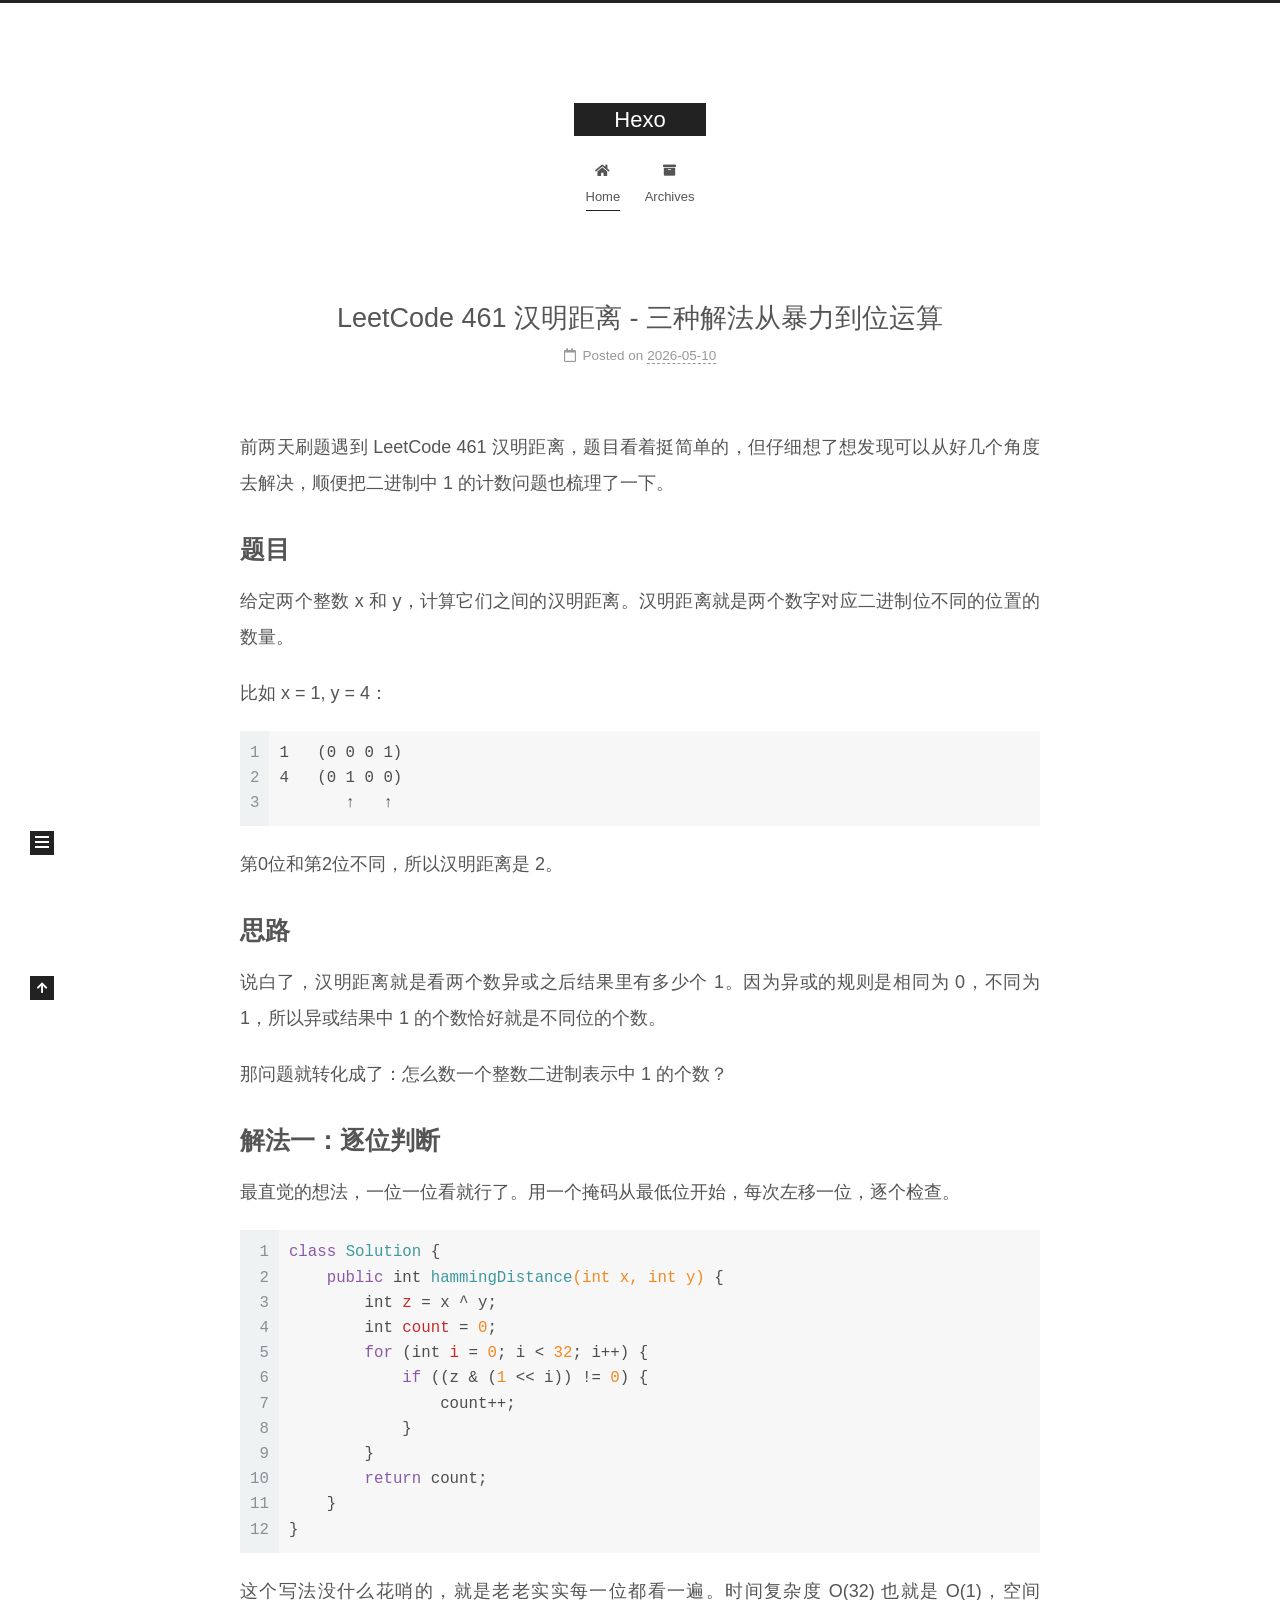
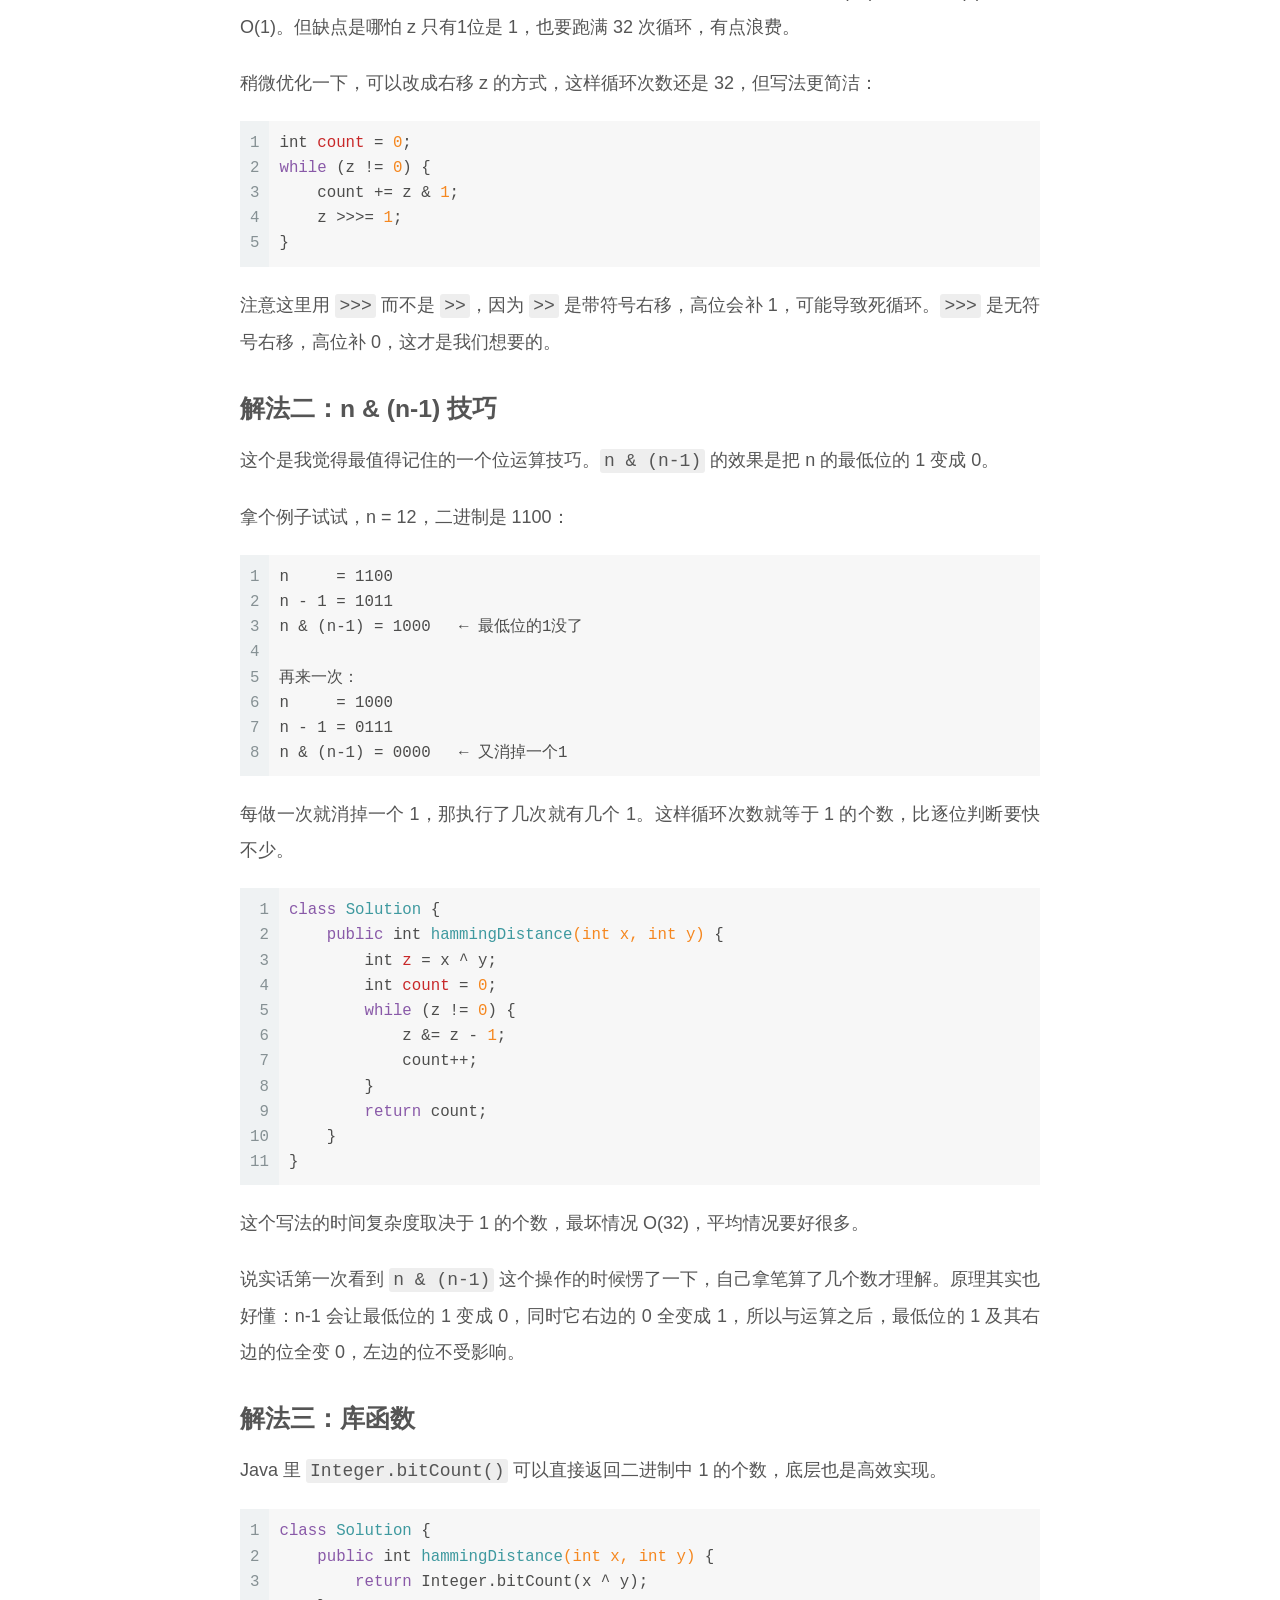
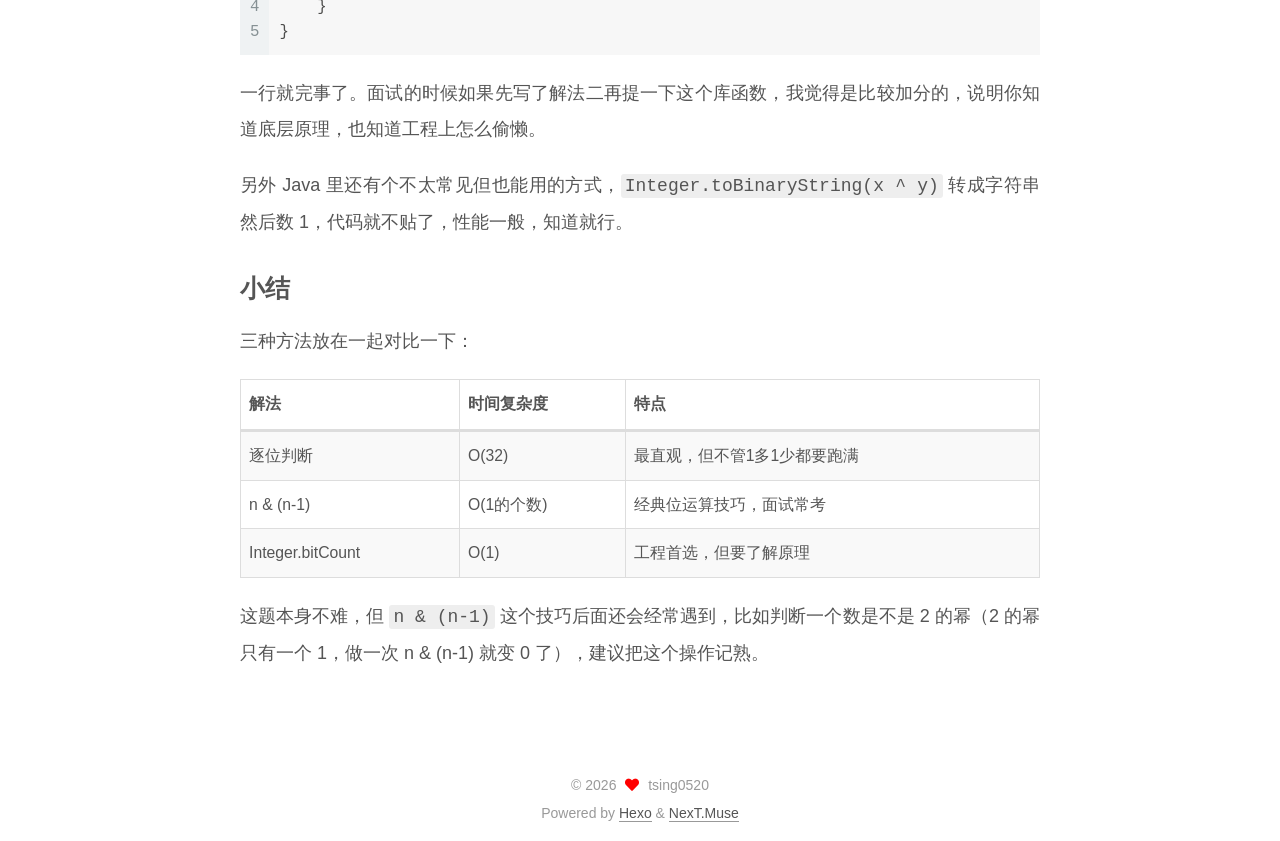
<file: index.html>
<!DOCTYPE html>
<html lang="en">
<head>
  <meta charset="UTF-8">
<meta name="viewport" content="width=device-width, initial-scale=1, maximum-scale=2">
<meta name="theme-color" content="#222">
<meta name="generator" content="Hexo 7.3.0">
  <link rel="apple-touch-icon" sizes="180x180" href="/images/apple-touch-icon-next.png">
  <link rel="icon" type="image/png" sizes="32x32" href="/images/favicon-32x32-next.png">
  <link rel="icon" type="image/png" sizes="16x16" href="/images/favicon-16x16-next.png">
  <link rel="mask-icon" href="/images/logo.svg" color="#222">

<link rel="stylesheet" href="/css/main.css">


<link rel="stylesheet" href="/lib/font-awesome/css/all.min.css">

<script id="hexo-configurations">
    var NexT = window.NexT || {};
    var CONFIG = {"hostname":"example.com","root":"/","scheme":"Muse","version":"7.8.0","exturl":false,"sidebar":{"position":"left","display":"post","padding":18,"offset":12,"onmobile":false},"copycode":{"enable":false,"show_result":false,"style":null},"back2top":{"enable":true,"sidebar":false,"scrollpercent":false},"bookmark":{"enable":false,"color":"#222","save":"auto"},"fancybox":false,"mediumzoom":false,"lazyload":false,"pangu":false,"comments":{"style":"tabs","active":null,"storage":true,"lazyload":false,"nav":null},"algolia":{"hits":{"per_page":10},"labels":{"input_placeholder":"Search for Posts","hits_empty":"We didn't find any results for the search: ${query}","hits_stats":"${hits} results found in ${time} ms"}},"localsearch":{"enable":false,"trigger":"auto","top_n_per_article":1,"unescape":false,"preload":false},"motion":{"enable":true,"async":false,"transition":{"post_block":"fadeIn","post_header":"slideDownIn","post_body":"slideDownIn","coll_header":"slideLeftIn","sidebar":"slideUpIn"}}};
  </script>

  <meta property="og:type" content="website">
<meta property="og:title" content="Hexo">
<meta property="og:url" content="http://example.com/index.html">
<meta property="og:site_name" content="Hexo">
<meta property="og:locale" content="en_US">
<meta property="article:author" content="tsing0520">
<meta name="twitter:card" content="summary">

<link rel="canonical" href="http://example.com/">


<script id="page-configurations">
  // https://hexo.io/docs/variables.html
  CONFIG.page = {
    sidebar: "",
    isHome : true,
    isPost : false,
    lang   : 'en'
  };
</script>

  <title>Hexo</title>
  






  <noscript>
  <style>
  .use-motion .brand,
  .use-motion .menu-item,
  .sidebar-inner,
  .use-motion .post-block,
  .use-motion .pagination,
  .use-motion .comments,
  .use-motion .post-header,
  .use-motion .post-body,
  .use-motion .collection-header { opacity: initial; }

  .use-motion .site-title,
  .use-motion .site-subtitle {
    opacity: initial;
    top: initial;
  }

  .use-motion .logo-line-before i { left: initial; }
  .use-motion .logo-line-after i { right: initial; }
  </style>
</noscript>

</head>

<body itemscope itemtype="http://schema.org/WebPage">
  <div class="container use-motion">
    <div class="headband"></div>

    <header class="header" itemscope itemtype="http://schema.org/WPHeader">
      <div class="header-inner"><div class="site-brand-container">
  <div class="site-nav-toggle">
    <div class="toggle" aria-label="Toggle navigation bar">
      <span class="toggle-line toggle-line-first"></span>
      <span class="toggle-line toggle-line-middle"></span>
      <span class="toggle-line toggle-line-last"></span>
    </div>
  </div>

  <div class="site-meta">

    <a href="/" class="brand" rel="start">
      <span class="logo-line-before"><i></i></span>
      <h1 class="site-title">Hexo</h1>
      <span class="logo-line-after"><i></i></span>
    </a>
  </div>

  <div class="site-nav-right">
    <div class="toggle popup-trigger">
    </div>
  </div>
</div>




<nav class="site-nav">
  <ul id="menu" class="main-menu menu">
        <li class="menu-item menu-item-home">

    <a href="/" rel="section"><i class="fa fa-home fa-fw"></i>Home</a>

  </li>
        <li class="menu-item menu-item-archives">

    <a href="/archives/" rel="section"><i class="fa fa-archive fa-fw"></i>Archives</a>

  </li>
  </ul>
</nav>




</div>
    </header>

    
  <div class="back-to-top">
    <i class="fa fa-arrow-up"></i>
    <span>0%</span>
  </div>


    <main class="main">
      <div class="main-inner">
        <div class="content-wrap">
          

          <div class="content index posts-expand">
            
      
  
  
  <article itemscope itemtype="http://schema.org/Article" class="post-block" lang="en">
    <link itemprop="mainEntityOfPage" href="http://example.com/2026/05/10/leetcode-461-hamming-distance/">

    <span hidden itemprop="author" itemscope itemtype="http://schema.org/Person">
      <meta itemprop="image" content="/images/avatar.gif">
      <meta itemprop="name" content="tsing0520">
      <meta itemprop="description" content="">
    </span>

    <span hidden itemprop="publisher" itemscope itemtype="http://schema.org/Organization">
      <meta itemprop="name" content="Hexo">
    </span>
      <header class="post-header">
        <h2 class="post-title" itemprop="name headline">
          
            <a href="/2026/05/10/leetcode-461-hamming-distance/" class="post-title-link" itemprop="url">LeetCode 461 汉明距离 - 三种解法从暴力到位运算</a>
        </h2>

        <div class="post-meta">
            <span class="post-meta-item">
              <span class="post-meta-item-icon">
                <i class="far fa-calendar"></i>
              </span>
              <span class="post-meta-item-text">Posted on</span>
              

              <time title="Created: 2026-05-10 20:30:00 / Modified: 16:37:26" itemprop="dateCreated datePublished" datetime="2026-05-10T20:30:00+08:00">2026-05-10</time>
            </span>

          

        </div>
      </header>

    
    
    
    <div class="post-body" itemprop="articleBody">

      
          <p>前两天刷题遇到 LeetCode 461 汉明距离，题目看着挺简单的，但仔细想了想发现可以从好几个角度去解决，顺便把二进制中 1 的计数问题也梳理了一下。</p>
<h2 id="题目"><a href="#题目" class="headerlink" title="题目"></a>题目</h2><p>给定两个整数 x 和 y，计算它们之间的汉明距离。汉明距离就是两个数字对应二进制位不同的位置的数量。</p>
<p>比如 x &#x3D; 1, y &#x3D; 4：</p>
<figure class="highlight plaintext"><table><tr><td class="gutter"><pre><span class="line">1</span><br><span class="line">2</span><br><span class="line">3</span><br></pre></td><td class="code"><pre><span class="line">1   (0 0 0 1)</span><br><span class="line">4   (0 1 0 0)</span><br><span class="line">       ↑   ↑</span><br></pre></td></tr></table></figure>

<p>第0位和第2位不同，所以汉明距离是 2。</p>
<h2 id="思路"><a href="#思路" class="headerlink" title="思路"></a>思路</h2><p>说白了，汉明距离就是看两个数异或之后结果里有多少个 1。因为异或的规则是相同为 0，不同为 1，所以异或结果中 1 的个数恰好就是不同位的个数。</p>
<p>那问题就转化成了：怎么数一个整数二进制表示中 1 的个数？</p>
<h2 id="解法一：逐位判断"><a href="#解法一：逐位判断" class="headerlink" title="解法一：逐位判断"></a>解法一：逐位判断</h2><p>最直觉的想法，一位一位看就行了。用一个掩码从最低位开始，每次左移一位，逐个检查。</p>
<figure class="highlight java"><table><tr><td class="gutter"><pre><span class="line">1</span><br><span class="line">2</span><br><span class="line">3</span><br><span class="line">4</span><br><span class="line">5</span><br><span class="line">6</span><br><span class="line">7</span><br><span class="line">8</span><br><span class="line">9</span><br><span class="line">10</span><br><span class="line">11</span><br><span class="line">12</span><br></pre></td><td class="code"><pre><span class="line"><span class="keyword">class</span> <span class="title class_">Solution</span> &#123;</span><br><span class="line">    <span class="keyword">public</span> <span class="type">int</span> <span class="title function_">hammingDistance</span><span class="params">(<span class="type">int</span> x, <span class="type">int</span> y)</span> &#123;</span><br><span class="line">        <span class="type">int</span> <span class="variable">z</span> <span class="operator">=</span> x ^ y;</span><br><span class="line">        <span class="type">int</span> <span class="variable">count</span> <span class="operator">=</span> <span class="number">0</span>;</span><br><span class="line">        <span class="keyword">for</span> (<span class="type">int</span> <span class="variable">i</span> <span class="operator">=</span> <span class="number">0</span>; i &lt; <span class="number">32</span>; i++) &#123;</span><br><span class="line">            <span class="keyword">if</span> ((z &amp; (<span class="number">1</span> &lt;&lt; i)) != <span class="number">0</span>) &#123;</span><br><span class="line">                count++;</span><br><span class="line">            &#125;</span><br><span class="line">        &#125;</span><br><span class="line">        <span class="keyword">return</span> count;</span><br><span class="line">    &#125;</span><br><span class="line">&#125;</span><br></pre></td></tr></table></figure>

<p>这个写法没什么花哨的，就是老老实实每一位都看一遍。时间复杂度 O(32) 也就是 O(1)，空间 O(1)。但缺点是哪怕 z 只有1位是 1，也要跑满 32 次循环，有点浪费。</p>
<p>稍微优化一下，可以改成右移 z 的方式，这样循环次数还是 32，但写法更简洁：</p>
<figure class="highlight java"><table><tr><td class="gutter"><pre><span class="line">1</span><br><span class="line">2</span><br><span class="line">3</span><br><span class="line">4</span><br><span class="line">5</span><br></pre></td><td class="code"><pre><span class="line"><span class="type">int</span> <span class="variable">count</span> <span class="operator">=</span> <span class="number">0</span>;</span><br><span class="line"><span class="keyword">while</span> (z != <span class="number">0</span>) &#123;</span><br><span class="line">    count += z &amp; <span class="number">1</span>;</span><br><span class="line">    z &gt;&gt;&gt;= <span class="number">1</span>;</span><br><span class="line">&#125;</span><br></pre></td></tr></table></figure>

<p>注意这里用 <code>&gt;&gt;&gt;</code> 而不是 <code>&gt;&gt;</code>，因为 <code>&gt;&gt;</code> 是带符号右移，高位会补 1，可能导致死循环。<code>&gt;&gt;&gt;</code> 是无符号右移，高位补 0，这才是我们想要的。</p>
<h2 id="解法二：n-n-1-技巧"><a href="#解法二：n-n-1-技巧" class="headerlink" title="解法二：n &amp; (n-1) 技巧"></a>解法二：n &amp; (n-1) 技巧</h2><p>这个是我觉得最值得记住的一个位运算技巧。<code>n &amp; (n-1)</code> 的效果是把 n 的最低位的 1 变成 0。</p>
<p>拿个例子试试，n &#x3D; 12，二进制是 1100：</p>
<figure class="highlight plaintext"><table><tr><td class="gutter"><pre><span class="line">1</span><br><span class="line">2</span><br><span class="line">3</span><br><span class="line">4</span><br><span class="line">5</span><br><span class="line">6</span><br><span class="line">7</span><br><span class="line">8</span><br></pre></td><td class="code"><pre><span class="line">n     = 1100</span><br><span class="line">n - 1 = 1011</span><br><span class="line">n &amp; (n-1) = 1000   ← 最低位的1没了</span><br><span class="line"></span><br><span class="line">再来一次：</span><br><span class="line">n     = 1000</span><br><span class="line">n - 1 = 0111</span><br><span class="line">n &amp; (n-1) = 0000   ← 又消掉一个1</span><br></pre></td></tr></table></figure>

<p>每做一次就消掉一个 1，那执行了几次就有几个 1。这样循环次数就等于 1 的个数，比逐位判断要快不少。</p>
<figure class="highlight java"><table><tr><td class="gutter"><pre><span class="line">1</span><br><span class="line">2</span><br><span class="line">3</span><br><span class="line">4</span><br><span class="line">5</span><br><span class="line">6</span><br><span class="line">7</span><br><span class="line">8</span><br><span class="line">9</span><br><span class="line">10</span><br><span class="line">11</span><br></pre></td><td class="code"><pre><span class="line"><span class="keyword">class</span> <span class="title class_">Solution</span> &#123;</span><br><span class="line">    <span class="keyword">public</span> <span class="type">int</span> <span class="title function_">hammingDistance</span><span class="params">(<span class="type">int</span> x, <span class="type">int</span> y)</span> &#123;</span><br><span class="line">        <span class="type">int</span> <span class="variable">z</span> <span class="operator">=</span> x ^ y;</span><br><span class="line">        <span class="type">int</span> <span class="variable">count</span> <span class="operator">=</span> <span class="number">0</span>;</span><br><span class="line">        <span class="keyword">while</span> (z != <span class="number">0</span>) &#123;</span><br><span class="line">            z &amp;= z - <span class="number">1</span>;</span><br><span class="line">            count++;</span><br><span class="line">        &#125;</span><br><span class="line">        <span class="keyword">return</span> count;</span><br><span class="line">    &#125;</span><br><span class="line">&#125;</span><br></pre></td></tr></table></figure>

<p>这个写法的时间复杂度取决于 1 的个数，最坏情况 O(32)，平均情况要好很多。</p>
<p>说实话第一次看到 <code>n &amp; (n-1)</code> 这个操作的时候愣了一下，自己拿笔算了几个数才理解。原理其实也好懂：n-1 会让最低位的 1 变成 0，同时它右边的 0 全变成 1，所以与运算之后，最低位的 1 及其右边的位全变 0，左边的位不受影响。</p>
<h2 id="解法三：库函数"><a href="#解法三：库函数" class="headerlink" title="解法三：库函数"></a>解法三：库函数</h2><p>Java 里 <code>Integer.bitCount()</code> 可以直接返回二进制中 1 的个数，底层也是高效实现。</p>
<figure class="highlight java"><table><tr><td class="gutter"><pre><span class="line">1</span><br><span class="line">2</span><br><span class="line">3</span><br><span class="line">4</span><br><span class="line">5</span><br></pre></td><td class="code"><pre><span class="line"><span class="keyword">class</span> <span class="title class_">Solution</span> &#123;</span><br><span class="line">    <span class="keyword">public</span> <span class="type">int</span> <span class="title function_">hammingDistance</span><span class="params">(<span class="type">int</span> x, <span class="type">int</span> y)</span> &#123;</span><br><span class="line">        <span class="keyword">return</span> Integer.bitCount(x ^ y);</span><br><span class="line">    &#125;</span><br><span class="line">&#125;</span><br></pre></td></tr></table></figure>

<p>一行就完事了。面试的时候如果先写了解法二再提一下这个库函数，我觉得是比较加分的，说明你知道底层原理，也知道工程上怎么偷懒。</p>
<p>另外 Java 里还有个不太常见但也能用的方式，<code>Integer.toBinaryString(x ^ y)</code> 转成字符串然后数 1，代码就不贴了，性能一般，知道就行。</p>
<h2 id="小结"><a href="#小结" class="headerlink" title="小结"></a>小结</h2><p>三种方法放在一起对比一下：</p>
<table>
<thead>
<tr>
<th>解法</th>
<th>时间复杂度</th>
<th>特点</th>
</tr>
</thead>
<tbody><tr>
<td>逐位判断</td>
<td>O(32)</td>
<td>最直观，但不管1多1少都要跑满</td>
</tr>
<tr>
<td>n &amp; (n-1)</td>
<td>O(1的个数)</td>
<td>经典位运算技巧，面试常考</td>
</tr>
<tr>
<td>Integer.bitCount</td>
<td>O(1)</td>
<td>工程首选，但要了解原理</td>
</tr>
</tbody></table>
<p>这题本身不难，但 <code>n &amp; (n-1)</code> 这个技巧后面还会经常遇到，比如判断一个数是不是 2 的幂（2 的幂只有一个 1，做一次 n &amp; (n-1) 就变 0 了），建议把这个操作记熟。</p>

      
    </div>

    
    
    
      <footer class="post-footer">
        <div class="post-eof"></div>
      </footer>
  </article>
  
  
  


  



          </div>
          

<script>
  window.addEventListener('tabs:register', () => {
    let { activeClass } = CONFIG.comments;
    if (CONFIG.comments.storage) {
      activeClass = localStorage.getItem('comments_active') || activeClass;
    }
    if (activeClass) {
      let activeTab = document.querySelector(`a[href="#comment-${activeClass}"]`);
      if (activeTab) {
        activeTab.click();
      }
    }
  });
  if (CONFIG.comments.storage) {
    window.addEventListener('tabs:click', event => {
      if (!event.target.matches('.tabs-comment .tab-content .tab-pane')) return;
      let commentClass = event.target.classList[1];
      localStorage.setItem('comments_active', commentClass);
    });
  }
</script>

        </div>
          
  
  <div class="toggle sidebar-toggle">
    <span class="toggle-line toggle-line-first"></span>
    <span class="toggle-line toggle-line-middle"></span>
    <span class="toggle-line toggle-line-last"></span>
  </div>

  <aside class="sidebar">
    <div class="sidebar-inner">

      <ul class="sidebar-nav motion-element">
        <li class="sidebar-nav-toc">
          Table of Contents
        </li>
        <li class="sidebar-nav-overview">
          Overview
        </li>
      </ul>

      <!--noindex-->
      <div class="post-toc-wrap sidebar-panel">
      </div>
      <!--/noindex-->

      <div class="site-overview-wrap sidebar-panel">
        <div class="site-author motion-element" itemprop="author" itemscope itemtype="http://schema.org/Person">
  <p class="site-author-name" itemprop="name">tsing0520</p>
  <div class="site-description" itemprop="description"></div>
</div>
<div class="site-state-wrap motion-element">
  <nav class="site-state">
      <div class="site-state-item site-state-posts">
          <a href="/archives/">
        
          <span class="site-state-item-count">1</span>
          <span class="site-state-item-name">posts</span>
        </a>
      </div>
      <div class="site-state-item site-state-tags">
        <span class="site-state-item-count">1</span>
        <span class="site-state-item-name">tags</span>
      </div>
  </nav>
</div>



      </div>

    </div>
  </aside>
  <div id="sidebar-dimmer"></div>


      </div>
    </main>

    <footer class="footer">
      <div class="footer-inner">
        

        

<div class="copyright">
  
  &copy; 
  <span itemprop="copyrightYear">2026</span>
  <span class="with-love">
    <i class="fa fa-heart"></i>
  </span>
  <span class="author" itemprop="copyrightHolder">tsing0520</span>
</div>
  <div class="powered-by">Powered by <a href="https://hexo.io/" class="theme-link" rel="noopener" target="_blank">Hexo</a> & <a href="https://muse.theme-next.org/" class="theme-link" rel="noopener" target="_blank">NexT.Muse</a>
  </div>

        








      </div>
    </footer>
  </div>

  
  <script src="/lib/anime.min.js"></script>
  <script src="/lib/velocity/velocity.min.js"></script>
  <script src="/lib/velocity/velocity.ui.min.js"></script>

<script src="/js/utils.js"></script>

<script src="/js/motion.js"></script>


<script src="/js/schemes/muse.js"></script>


<script src="/js/next-boot.js"></script>




  















  

  

</body>
</html>
</file>
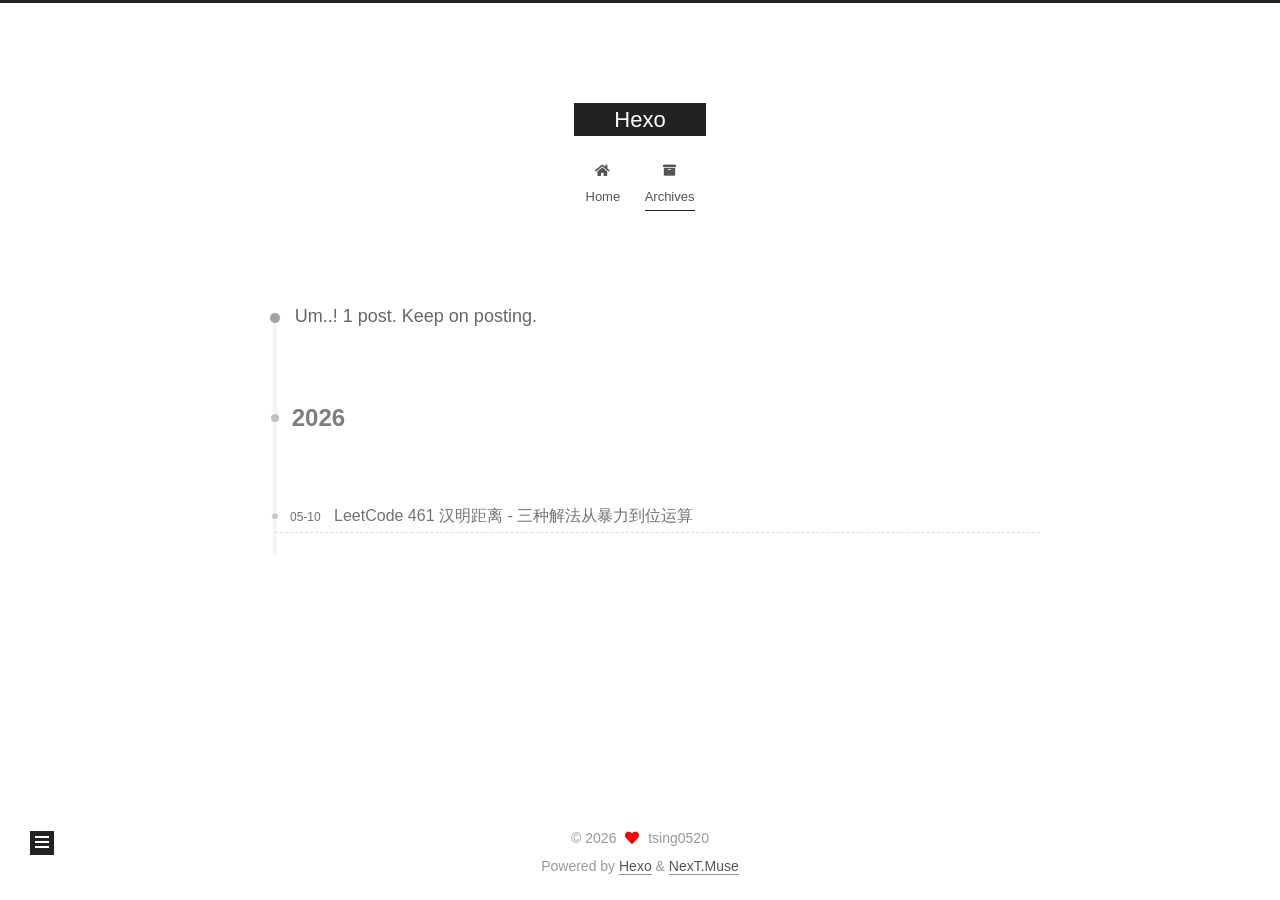
<file: archives/index.html>
<!DOCTYPE html>
<html lang="en">
<head>
  <meta charset="UTF-8">
<meta name="viewport" content="width=device-width, initial-scale=1, maximum-scale=2">
<meta name="theme-color" content="#222">
<meta name="generator" content="Hexo 7.3.0">
  <link rel="apple-touch-icon" sizes="180x180" href="/images/apple-touch-icon-next.png">
  <link rel="icon" type="image/png" sizes="32x32" href="/images/favicon-32x32-next.png">
  <link rel="icon" type="image/png" sizes="16x16" href="/images/favicon-16x16-next.png">
  <link rel="mask-icon" href="/images/logo.svg" color="#222">

<link rel="stylesheet" href="/css/main.css">


<link rel="stylesheet" href="/lib/font-awesome/css/all.min.css">

<script id="hexo-configurations">
    var NexT = window.NexT || {};
    var CONFIG = {"hostname":"example.com","root":"/","scheme":"Muse","version":"7.8.0","exturl":false,"sidebar":{"position":"left","display":"post","padding":18,"offset":12,"onmobile":false},"copycode":{"enable":false,"show_result":false,"style":null},"back2top":{"enable":true,"sidebar":false,"scrollpercent":false},"bookmark":{"enable":false,"color":"#222","save":"auto"},"fancybox":false,"mediumzoom":false,"lazyload":false,"pangu":false,"comments":{"style":"tabs","active":null,"storage":true,"lazyload":false,"nav":null},"algolia":{"hits":{"per_page":10},"labels":{"input_placeholder":"Search for Posts","hits_empty":"We didn't find any results for the search: ${query}","hits_stats":"${hits} results found in ${time} ms"}},"localsearch":{"enable":false,"trigger":"auto","top_n_per_article":1,"unescape":false,"preload":false},"motion":{"enable":true,"async":false,"transition":{"post_block":"fadeIn","post_header":"slideDownIn","post_body":"slideDownIn","coll_header":"slideLeftIn","sidebar":"slideUpIn"}}};
  </script>

  <meta property="og:type" content="website">
<meta property="og:title" content="Hexo">
<meta property="og:url" content="http://example.com/archives/index.html">
<meta property="og:site_name" content="Hexo">
<meta property="og:locale" content="en_US">
<meta property="article:author" content="tsing0520">
<meta name="twitter:card" content="summary">

<link rel="canonical" href="http://example.com/archives/">


<script id="page-configurations">
  // https://hexo.io/docs/variables.html
  CONFIG.page = {
    sidebar: "",
    isHome : false,
    isPost : false,
    lang   : 'en'
  };
</script>

  <title>Archive | Hexo</title>
  






  <noscript>
  <style>
  .use-motion .brand,
  .use-motion .menu-item,
  .sidebar-inner,
  .use-motion .post-block,
  .use-motion .pagination,
  .use-motion .comments,
  .use-motion .post-header,
  .use-motion .post-body,
  .use-motion .collection-header { opacity: initial; }

  .use-motion .site-title,
  .use-motion .site-subtitle {
    opacity: initial;
    top: initial;
  }

  .use-motion .logo-line-before i { left: initial; }
  .use-motion .logo-line-after i { right: initial; }
  </style>
</noscript>

</head>

<body itemscope itemtype="http://schema.org/WebPage">
  <div class="container use-motion">
    <div class="headband"></div>

    <header class="header" itemscope itemtype="http://schema.org/WPHeader">
      <div class="header-inner"><div class="site-brand-container">
  <div class="site-nav-toggle">
    <div class="toggle" aria-label="Toggle navigation bar">
      <span class="toggle-line toggle-line-first"></span>
      <span class="toggle-line toggle-line-middle"></span>
      <span class="toggle-line toggle-line-last"></span>
    </div>
  </div>

  <div class="site-meta">

    <a href="/" class="brand" rel="start">
      <span class="logo-line-before"><i></i></span>
      <h1 class="site-title">Hexo</h1>
      <span class="logo-line-after"><i></i></span>
    </a>
  </div>

  <div class="site-nav-right">
    <div class="toggle popup-trigger">
    </div>
  </div>
</div>




<nav class="site-nav">
  <ul id="menu" class="main-menu menu">
        <li class="menu-item menu-item-home">

    <a href="/" rel="section"><i class="fa fa-home fa-fw"></i>Home</a>

  </li>
        <li class="menu-item menu-item-archives">

    <a href="/archives/" rel="section"><i class="fa fa-archive fa-fw"></i>Archives</a>

  </li>
  </ul>
</nav>




</div>
    </header>

    
  <div class="back-to-top">
    <i class="fa fa-arrow-up"></i>
    <span>0%</span>
  </div>


    <main class="main">
      <div class="main-inner">
        <div class="content-wrap">
          

          <div class="content archive">
            

  
  
  
  <div class="post-block">
    <div class="posts-collapse">
      <div class="collection-title">
        <span class="collection-header">Um..! 1 post. Keep on posting.</span>
      </div>

      
    <div class="collection-year">
      <span class="collection-header">2026</span>
    </div>

  <article itemscope itemtype="http://schema.org/Article">
    <header class="post-header">

      <div class="post-meta">
        <time itemprop="dateCreated"
              datetime="2026-05-10T20:30:00+08:00"
              content="2026-05-10">
          05-10
        </time>
      </div>

      <div class="post-title">
          <a class="post-title-link" href="/2026/05/10/leetcode-461-hamming-distance/" itemprop="url">
            <span itemprop="name">LeetCode 461 汉明距离 - 三种解法从暴力到位运算</span>
          </a>
      </div>

    </header>
  </article>


    </div>
  </div>
  
  
  

  



          </div>
          

<script>
  window.addEventListener('tabs:register', () => {
    let { activeClass } = CONFIG.comments;
    if (CONFIG.comments.storage) {
      activeClass = localStorage.getItem('comments_active') || activeClass;
    }
    if (activeClass) {
      let activeTab = document.querySelector(`a[href="#comment-${activeClass}"]`);
      if (activeTab) {
        activeTab.click();
      }
    }
  });
  if (CONFIG.comments.storage) {
    window.addEventListener('tabs:click', event => {
      if (!event.target.matches('.tabs-comment .tab-content .tab-pane')) return;
      let commentClass = event.target.classList[1];
      localStorage.setItem('comments_active', commentClass);
    });
  }
</script>

        </div>
          
  
  <div class="toggle sidebar-toggle">
    <span class="toggle-line toggle-line-first"></span>
    <span class="toggle-line toggle-line-middle"></span>
    <span class="toggle-line toggle-line-last"></span>
  </div>

  <aside class="sidebar">
    <div class="sidebar-inner">

      <ul class="sidebar-nav motion-element">
        <li class="sidebar-nav-toc">
          Table of Contents
        </li>
        <li class="sidebar-nav-overview">
          Overview
        </li>
      </ul>

      <!--noindex-->
      <div class="post-toc-wrap sidebar-panel">
      </div>
      <!--/noindex-->

      <div class="site-overview-wrap sidebar-panel">
        <div class="site-author motion-element" itemprop="author" itemscope itemtype="http://schema.org/Person">
  <p class="site-author-name" itemprop="name">tsing0520</p>
  <div class="site-description" itemprop="description"></div>
</div>
<div class="site-state-wrap motion-element">
  <nav class="site-state">
      <div class="site-state-item site-state-posts">
          <a href="/archives/">
        
          <span class="site-state-item-count">1</span>
          <span class="site-state-item-name">posts</span>
        </a>
      </div>
      <div class="site-state-item site-state-tags">
        <span class="site-state-item-count">1</span>
        <span class="site-state-item-name">tags</span>
      </div>
  </nav>
</div>



      </div>

    </div>
  </aside>
  <div id="sidebar-dimmer"></div>


      </div>
    </main>

    <footer class="footer">
      <div class="footer-inner">
        

        

<div class="copyright">
  
  &copy; 
  <span itemprop="copyrightYear">2026</span>
  <span class="with-love">
    <i class="fa fa-heart"></i>
  </span>
  <span class="author" itemprop="copyrightHolder">tsing0520</span>
</div>
  <div class="powered-by">Powered by <a href="https://hexo.io/" class="theme-link" rel="noopener" target="_blank">Hexo</a> & <a href="https://muse.theme-next.org/" class="theme-link" rel="noopener" target="_blank">NexT.Muse</a>
  </div>

        








      </div>
    </footer>
  </div>

  
  <script src="/lib/anime.min.js"></script>
  <script src="/lib/velocity/velocity.min.js"></script>
  <script src="/lib/velocity/velocity.ui.min.js"></script>

<script src="/js/utils.js"></script>

<script src="/js/motion.js"></script>


<script src="/js/schemes/muse.js"></script>


<script src="/js/next-boot.js"></script>




  















  

  

</body>
</html>
</file>
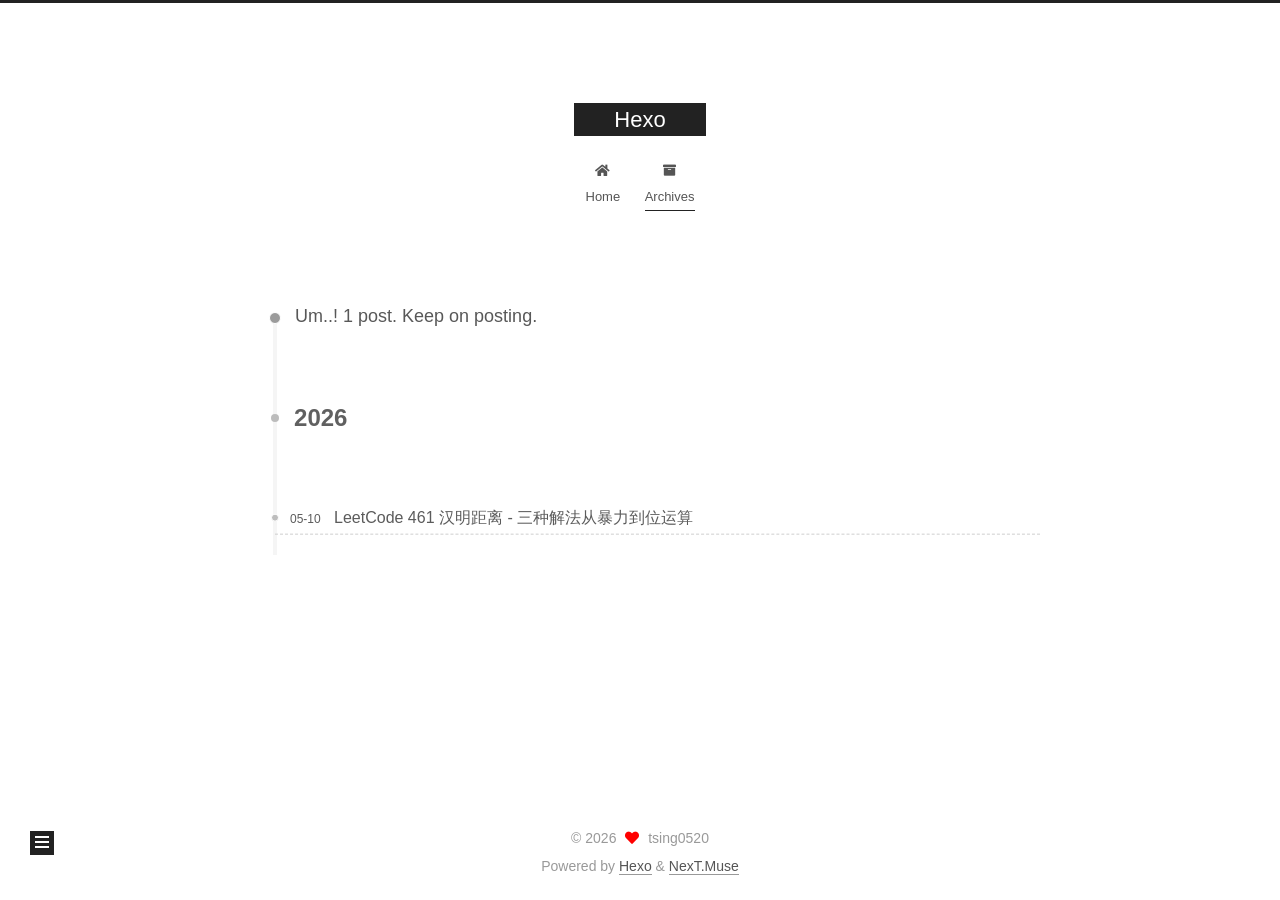
<file: archives/2026/index.html>
<!DOCTYPE html>
<html lang="en">
<head>
  <meta charset="UTF-8">
<meta name="viewport" content="width=device-width, initial-scale=1, maximum-scale=2">
<meta name="theme-color" content="#222">
<meta name="generator" content="Hexo 7.3.0">
  <link rel="apple-touch-icon" sizes="180x180" href="/images/apple-touch-icon-next.png">
  <link rel="icon" type="image/png" sizes="32x32" href="/images/favicon-32x32-next.png">
  <link rel="icon" type="image/png" sizes="16x16" href="/images/favicon-16x16-next.png">
  <link rel="mask-icon" href="/images/logo.svg" color="#222">

<link rel="stylesheet" href="/css/main.css">


<link rel="stylesheet" href="/lib/font-awesome/css/all.min.css">

<script id="hexo-configurations">
    var NexT = window.NexT || {};
    var CONFIG = {"hostname":"example.com","root":"/","scheme":"Muse","version":"7.8.0","exturl":false,"sidebar":{"position":"left","display":"post","padding":18,"offset":12,"onmobile":false},"copycode":{"enable":false,"show_result":false,"style":null},"back2top":{"enable":true,"sidebar":false,"scrollpercent":false},"bookmark":{"enable":false,"color":"#222","save":"auto"},"fancybox":false,"mediumzoom":false,"lazyload":false,"pangu":false,"comments":{"style":"tabs","active":null,"storage":true,"lazyload":false,"nav":null},"algolia":{"hits":{"per_page":10},"labels":{"input_placeholder":"Search for Posts","hits_empty":"We didn't find any results for the search: ${query}","hits_stats":"${hits} results found in ${time} ms"}},"localsearch":{"enable":false,"trigger":"auto","top_n_per_article":1,"unescape":false,"preload":false},"motion":{"enable":true,"async":false,"transition":{"post_block":"fadeIn","post_header":"slideDownIn","post_body":"slideDownIn","coll_header":"slideLeftIn","sidebar":"slideUpIn"}}};
  </script>

  <meta property="og:type" content="website">
<meta property="og:title" content="Hexo">
<meta property="og:url" content="http://example.com/archives/2026/index.html">
<meta property="og:site_name" content="Hexo">
<meta property="og:locale" content="en_US">
<meta property="article:author" content="tsing0520">
<meta name="twitter:card" content="summary">

<link rel="canonical" href="http://example.com/archives/2026/">


<script id="page-configurations">
  // https://hexo.io/docs/variables.html
  CONFIG.page = {
    sidebar: "",
    isHome : false,
    isPost : false,
    lang   : 'en'
  };
</script>

  <title>Archive | Hexo</title>
  






  <noscript>
  <style>
  .use-motion .brand,
  .use-motion .menu-item,
  .sidebar-inner,
  .use-motion .post-block,
  .use-motion .pagination,
  .use-motion .comments,
  .use-motion .post-header,
  .use-motion .post-body,
  .use-motion .collection-header { opacity: initial; }

  .use-motion .site-title,
  .use-motion .site-subtitle {
    opacity: initial;
    top: initial;
  }

  .use-motion .logo-line-before i { left: initial; }
  .use-motion .logo-line-after i { right: initial; }
  </style>
</noscript>

</head>

<body itemscope itemtype="http://schema.org/WebPage">
  <div class="container use-motion">
    <div class="headband"></div>

    <header class="header" itemscope itemtype="http://schema.org/WPHeader">
      <div class="header-inner"><div class="site-brand-container">
  <div class="site-nav-toggle">
    <div class="toggle" aria-label="Toggle navigation bar">
      <span class="toggle-line toggle-line-first"></span>
      <span class="toggle-line toggle-line-middle"></span>
      <span class="toggle-line toggle-line-last"></span>
    </div>
  </div>

  <div class="site-meta">

    <a href="/" class="brand" rel="start">
      <span class="logo-line-before"><i></i></span>
      <h1 class="site-title">Hexo</h1>
      <span class="logo-line-after"><i></i></span>
    </a>
  </div>

  <div class="site-nav-right">
    <div class="toggle popup-trigger">
    </div>
  </div>
</div>




<nav class="site-nav">
  <ul id="menu" class="main-menu menu">
        <li class="menu-item menu-item-home">

    <a href="/" rel="section"><i class="fa fa-home fa-fw"></i>Home</a>

  </li>
        <li class="menu-item menu-item-archives">

    <a href="/archives/" rel="section"><i class="fa fa-archive fa-fw"></i>Archives</a>

  </li>
  </ul>
</nav>




</div>
    </header>

    
  <div class="back-to-top">
    <i class="fa fa-arrow-up"></i>
    <span>0%</span>
  </div>


    <main class="main">
      <div class="main-inner">
        <div class="content-wrap">
          

          <div class="content archive">
            

  
  
  
  <div class="post-block">
    <div class="posts-collapse">
      <div class="collection-title">
        <span class="collection-header">Um..! 1 post. Keep on posting.</span>
      </div>

      
    <div class="collection-year">
      <span class="collection-header">2026</span>
    </div>

  <article itemscope itemtype="http://schema.org/Article">
    <header class="post-header">

      <div class="post-meta">
        <time itemprop="dateCreated"
              datetime="2026-05-10T20:30:00+08:00"
              content="2026-05-10">
          05-10
        </time>
      </div>

      <div class="post-title">
          <a class="post-title-link" href="/2026/05/10/leetcode-461-hamming-distance/" itemprop="url">
            <span itemprop="name">LeetCode 461 汉明距离 - 三种解法从暴力到位运算</span>
          </a>
      </div>

    </header>
  </article>


    </div>
  </div>
  
  
  

  



          </div>
          

<script>
  window.addEventListener('tabs:register', () => {
    let { activeClass } = CONFIG.comments;
    if (CONFIG.comments.storage) {
      activeClass = localStorage.getItem('comments_active') || activeClass;
    }
    if (activeClass) {
      let activeTab = document.querySelector(`a[href="#comment-${activeClass}"]`);
      if (activeTab) {
        activeTab.click();
      }
    }
  });
  if (CONFIG.comments.storage) {
    window.addEventListener('tabs:click', event => {
      if (!event.target.matches('.tabs-comment .tab-content .tab-pane')) return;
      let commentClass = event.target.classList[1];
      localStorage.setItem('comments_active', commentClass);
    });
  }
</script>

        </div>
          
  
  <div class="toggle sidebar-toggle">
    <span class="toggle-line toggle-line-first"></span>
    <span class="toggle-line toggle-line-middle"></span>
    <span class="toggle-line toggle-line-last"></span>
  </div>

  <aside class="sidebar">
    <div class="sidebar-inner">

      <ul class="sidebar-nav motion-element">
        <li class="sidebar-nav-toc">
          Table of Contents
        </li>
        <li class="sidebar-nav-overview">
          Overview
        </li>
      </ul>

      <!--noindex-->
      <div class="post-toc-wrap sidebar-panel">
      </div>
      <!--/noindex-->

      <div class="site-overview-wrap sidebar-panel">
        <div class="site-author motion-element" itemprop="author" itemscope itemtype="http://schema.org/Person">
  <p class="site-author-name" itemprop="name">tsing0520</p>
  <div class="site-description" itemprop="description"></div>
</div>
<div class="site-state-wrap motion-element">
  <nav class="site-state">
      <div class="site-state-item site-state-posts">
          <a href="/archives/">
        
          <span class="site-state-item-count">1</span>
          <span class="site-state-item-name">posts</span>
        </a>
      </div>
      <div class="site-state-item site-state-tags">
        <span class="site-state-item-count">1</span>
        <span class="site-state-item-name">tags</span>
      </div>
  </nav>
</div>



      </div>

    </div>
  </aside>
  <div id="sidebar-dimmer"></div>


      </div>
    </main>

    <footer class="footer">
      <div class="footer-inner">
        

        

<div class="copyright">
  
  &copy; 
  <span itemprop="copyrightYear">2026</span>
  <span class="with-love">
    <i class="fa fa-heart"></i>
  </span>
  <span class="author" itemprop="copyrightHolder">tsing0520</span>
</div>
  <div class="powered-by">Powered by <a href="https://hexo.io/" class="theme-link" rel="noopener" target="_blank">Hexo</a> & <a href="https://muse.theme-next.org/" class="theme-link" rel="noopener" target="_blank">NexT.Muse</a>
  </div>

        








      </div>
    </footer>
  </div>

  
  <script src="/lib/anime.min.js"></script>
  <script src="/lib/velocity/velocity.min.js"></script>
  <script src="/lib/velocity/velocity.ui.min.js"></script>

<script src="/js/utils.js"></script>

<script src="/js/motion.js"></script>


<script src="/js/schemes/muse.js"></script>


<script src="/js/next-boot.js"></script>




  















  

  

</body>
</html>
</file>
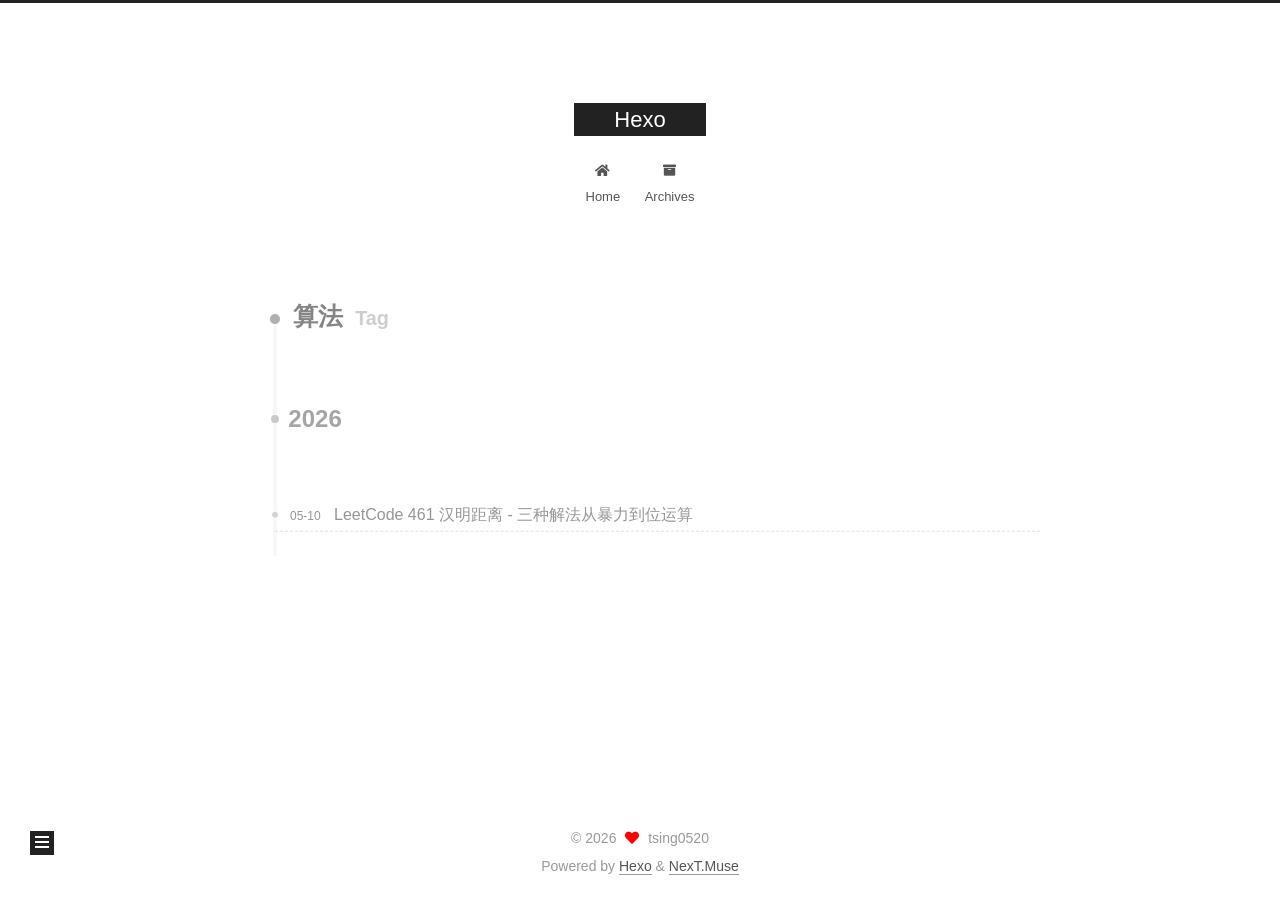
<file: tags/算法/index.html>
<!DOCTYPE html>
<html lang="en">
<head>
  <meta charset="UTF-8">
<meta name="viewport" content="width=device-width, initial-scale=1, maximum-scale=2">
<meta name="theme-color" content="#222">
<meta name="generator" content="Hexo 7.3.0">
  <link rel="apple-touch-icon" sizes="180x180" href="/images/apple-touch-icon-next.png">
  <link rel="icon" type="image/png" sizes="32x32" href="/images/favicon-32x32-next.png">
  <link rel="icon" type="image/png" sizes="16x16" href="/images/favicon-16x16-next.png">
  <link rel="mask-icon" href="/images/logo.svg" color="#222">

<link rel="stylesheet" href="/css/main.css">


<link rel="stylesheet" href="/lib/font-awesome/css/all.min.css">

<script id="hexo-configurations">
    var NexT = window.NexT || {};
    var CONFIG = {"hostname":"example.com","root":"/","scheme":"Muse","version":"7.8.0","exturl":false,"sidebar":{"position":"left","display":"post","padding":18,"offset":12,"onmobile":false},"copycode":{"enable":false,"show_result":false,"style":null},"back2top":{"enable":true,"sidebar":false,"scrollpercent":false},"bookmark":{"enable":false,"color":"#222","save":"auto"},"fancybox":false,"mediumzoom":false,"lazyload":false,"pangu":false,"comments":{"style":"tabs","active":null,"storage":true,"lazyload":false,"nav":null},"algolia":{"hits":{"per_page":10},"labels":{"input_placeholder":"Search for Posts","hits_empty":"We didn't find any results for the search: ${query}","hits_stats":"${hits} results found in ${time} ms"}},"localsearch":{"enable":false,"trigger":"auto","top_n_per_article":1,"unescape":false,"preload":false},"motion":{"enable":true,"async":false,"transition":{"post_block":"fadeIn","post_header":"slideDownIn","post_body":"slideDownIn","coll_header":"slideLeftIn","sidebar":"slideUpIn"}}};
  </script>

  <meta property="og:type" content="website">
<meta property="og:title" content="Hexo">
<meta property="og:url" content="http://example.com/tags/%E7%AE%97%E6%B3%95/index.html">
<meta property="og:site_name" content="Hexo">
<meta property="og:locale" content="en_US">
<meta property="article:author" content="tsing0520">
<meta name="twitter:card" content="summary">

<link rel="canonical" href="http://example.com/tags/%E7%AE%97%E6%B3%95/">


<script id="page-configurations">
  // https://hexo.io/docs/variables.html
  CONFIG.page = {
    sidebar: "",
    isHome : false,
    isPost : false,
    lang   : 'en'
  };
</script>

  <title>Tag: 算法 | Hexo</title>
  






  <noscript>
  <style>
  .use-motion .brand,
  .use-motion .menu-item,
  .sidebar-inner,
  .use-motion .post-block,
  .use-motion .pagination,
  .use-motion .comments,
  .use-motion .post-header,
  .use-motion .post-body,
  .use-motion .collection-header { opacity: initial; }

  .use-motion .site-title,
  .use-motion .site-subtitle {
    opacity: initial;
    top: initial;
  }

  .use-motion .logo-line-before i { left: initial; }
  .use-motion .logo-line-after i { right: initial; }
  </style>
</noscript>

</head>

<body itemscope itemtype="http://schema.org/WebPage">
  <div class="container use-motion">
    <div class="headband"></div>

    <header class="header" itemscope itemtype="http://schema.org/WPHeader">
      <div class="header-inner"><div class="site-brand-container">
  <div class="site-nav-toggle">
    <div class="toggle" aria-label="Toggle navigation bar">
      <span class="toggle-line toggle-line-first"></span>
      <span class="toggle-line toggle-line-middle"></span>
      <span class="toggle-line toggle-line-last"></span>
    </div>
  </div>

  <div class="site-meta">

    <a href="/" class="brand" rel="start">
      <span class="logo-line-before"><i></i></span>
      <h1 class="site-title">Hexo</h1>
      <span class="logo-line-after"><i></i></span>
    </a>
  </div>

  <div class="site-nav-right">
    <div class="toggle popup-trigger">
    </div>
  </div>
</div>




<nav class="site-nav">
  <ul id="menu" class="main-menu menu">
        <li class="menu-item menu-item-home">

    <a href="/" rel="section"><i class="fa fa-home fa-fw"></i>Home</a>

  </li>
        <li class="menu-item menu-item-archives">

    <a href="/archives/" rel="section"><i class="fa fa-archive fa-fw"></i>Archives</a>

  </li>
  </ul>
</nav>




</div>
    </header>

    
  <div class="back-to-top">
    <i class="fa fa-arrow-up"></i>
    <span>0%</span>
  </div>


    <main class="main">
      <div class="main-inner">
        <div class="content-wrap">
          

          <div class="content tag">
            

  
  
  
  <div class="post-block">
    <div class="posts-collapse">
      <div class="collection-title">
        <h2 class="collection-header">算法
          <small>Tag</small>
        </h2>
      </div>

      
    <div class="collection-year">
      <span class="collection-header">2026</span>
    </div>

  <article itemscope itemtype="http://schema.org/Article">
    <header class="post-header">

      <div class="post-meta">
        <time itemprop="dateCreated"
              datetime="2026-05-10T20:30:00+08:00"
              content="2026-05-10">
          05-10
        </time>
      </div>

      <div class="post-title">
          <a class="post-title-link" href="/2026/05/10/leetcode-461-hamming-distance/" itemprop="url">
            <span itemprop="name">LeetCode 461 汉明距离 - 三种解法从暴力到位运算</span>
          </a>
      </div>

    </header>
  </article>

    </div>
  </div>
  
  
  

  



          </div>
          

<script>
  window.addEventListener('tabs:register', () => {
    let { activeClass } = CONFIG.comments;
    if (CONFIG.comments.storage) {
      activeClass = localStorage.getItem('comments_active') || activeClass;
    }
    if (activeClass) {
      let activeTab = document.querySelector(`a[href="#comment-${activeClass}"]`);
      if (activeTab) {
        activeTab.click();
      }
    }
  });
  if (CONFIG.comments.storage) {
    window.addEventListener('tabs:click', event => {
      if (!event.target.matches('.tabs-comment .tab-content .tab-pane')) return;
      let commentClass = event.target.classList[1];
      localStorage.setItem('comments_active', commentClass);
    });
  }
</script>

        </div>
          
  
  <div class="toggle sidebar-toggle">
    <span class="toggle-line toggle-line-first"></span>
    <span class="toggle-line toggle-line-middle"></span>
    <span class="toggle-line toggle-line-last"></span>
  </div>

  <aside class="sidebar">
    <div class="sidebar-inner">

      <ul class="sidebar-nav motion-element">
        <li class="sidebar-nav-toc">
          Table of Contents
        </li>
        <li class="sidebar-nav-overview">
          Overview
        </li>
      </ul>

      <!--noindex-->
      <div class="post-toc-wrap sidebar-panel">
      </div>
      <!--/noindex-->

      <div class="site-overview-wrap sidebar-panel">
        <div class="site-author motion-element" itemprop="author" itemscope itemtype="http://schema.org/Person">
  <p class="site-author-name" itemprop="name">tsing0520</p>
  <div class="site-description" itemprop="description"></div>
</div>
<div class="site-state-wrap motion-element">
  <nav class="site-state">
      <div class="site-state-item site-state-posts">
          <a href="/archives/">
        
          <span class="site-state-item-count">1</span>
          <span class="site-state-item-name">posts</span>
        </a>
      </div>
      <div class="site-state-item site-state-tags">
        <span class="site-state-item-count">1</span>
        <span class="site-state-item-name">tags</span>
      </div>
  </nav>
</div>



      </div>

    </div>
  </aside>
  <div id="sidebar-dimmer"></div>


      </div>
    </main>

    <footer class="footer">
      <div class="footer-inner">
        

        

<div class="copyright">
  
  &copy; 
  <span itemprop="copyrightYear">2026</span>
  <span class="with-love">
    <i class="fa fa-heart"></i>
  </span>
  <span class="author" itemprop="copyrightHolder">tsing0520</span>
</div>
  <div class="powered-by">Powered by <a href="https://hexo.io/" class="theme-link" rel="noopener" target="_blank">Hexo</a> & <a href="https://muse.theme-next.org/" class="theme-link" rel="noopener" target="_blank">NexT.Muse</a>
  </div>

        








      </div>
    </footer>
  </div>

  
  <script src="/lib/anime.min.js"></script>
  <script src="/lib/velocity/velocity.min.js"></script>
  <script src="/lib/velocity/velocity.ui.min.js"></script>

<script src="/js/utils.js"></script>

<script src="/js/motion.js"></script>


<script src="/js/schemes/muse.js"></script>


<script src="/js/next-boot.js"></script>




  















  

  

</body>
</html>
</file>
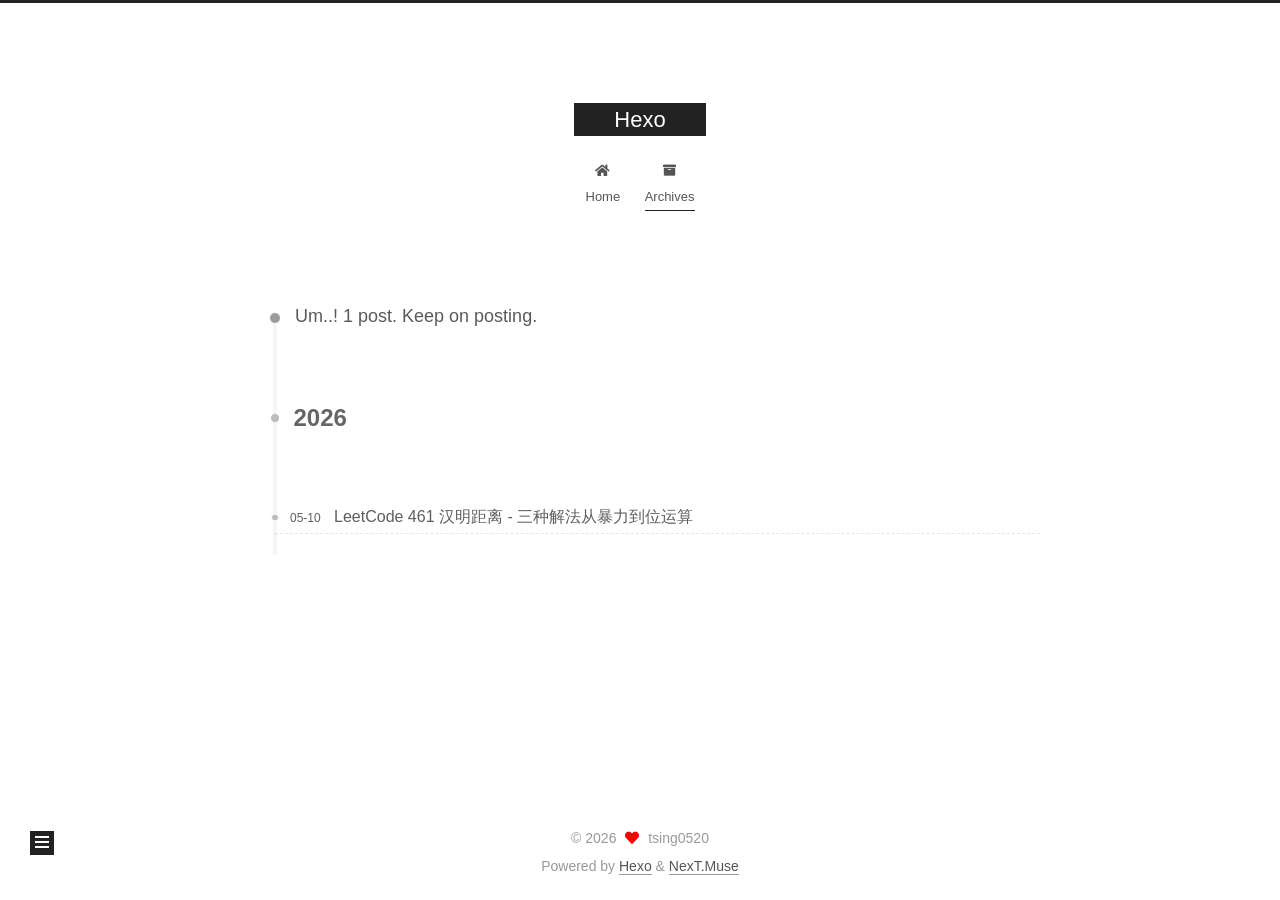
<file: archives/2026/05/index.html>
<!DOCTYPE html>
<html lang="en">
<head>
  <meta charset="UTF-8">
<meta name="viewport" content="width=device-width, initial-scale=1, maximum-scale=2">
<meta name="theme-color" content="#222">
<meta name="generator" content="Hexo 7.3.0">
  <link rel="apple-touch-icon" sizes="180x180" href="/images/apple-touch-icon-next.png">
  <link rel="icon" type="image/png" sizes="32x32" href="/images/favicon-32x32-next.png">
  <link rel="icon" type="image/png" sizes="16x16" href="/images/favicon-16x16-next.png">
  <link rel="mask-icon" href="/images/logo.svg" color="#222">

<link rel="stylesheet" href="/css/main.css">


<link rel="stylesheet" href="/lib/font-awesome/css/all.min.css">

<script id="hexo-configurations">
    var NexT = window.NexT || {};
    var CONFIG = {"hostname":"example.com","root":"/","scheme":"Muse","version":"7.8.0","exturl":false,"sidebar":{"position":"left","display":"post","padding":18,"offset":12,"onmobile":false},"copycode":{"enable":false,"show_result":false,"style":null},"back2top":{"enable":true,"sidebar":false,"scrollpercent":false},"bookmark":{"enable":false,"color":"#222","save":"auto"},"fancybox":false,"mediumzoom":false,"lazyload":false,"pangu":false,"comments":{"style":"tabs","active":null,"storage":true,"lazyload":false,"nav":null},"algolia":{"hits":{"per_page":10},"labels":{"input_placeholder":"Search for Posts","hits_empty":"We didn't find any results for the search: ${query}","hits_stats":"${hits} results found in ${time} ms"}},"localsearch":{"enable":false,"trigger":"auto","top_n_per_article":1,"unescape":false,"preload":false},"motion":{"enable":true,"async":false,"transition":{"post_block":"fadeIn","post_header":"slideDownIn","post_body":"slideDownIn","coll_header":"slideLeftIn","sidebar":"slideUpIn"}}};
  </script>

  <meta property="og:type" content="website">
<meta property="og:title" content="Hexo">
<meta property="og:url" content="http://example.com/archives/2026/05/index.html">
<meta property="og:site_name" content="Hexo">
<meta property="og:locale" content="en_US">
<meta property="article:author" content="tsing0520">
<meta name="twitter:card" content="summary">

<link rel="canonical" href="http://example.com/archives/2026/05/">


<script id="page-configurations">
  // https://hexo.io/docs/variables.html
  CONFIG.page = {
    sidebar: "",
    isHome : false,
    isPost : false,
    lang   : 'en'
  };
</script>

  <title>Archive | Hexo</title>
  






  <noscript>
  <style>
  .use-motion .brand,
  .use-motion .menu-item,
  .sidebar-inner,
  .use-motion .post-block,
  .use-motion .pagination,
  .use-motion .comments,
  .use-motion .post-header,
  .use-motion .post-body,
  .use-motion .collection-header { opacity: initial; }

  .use-motion .site-title,
  .use-motion .site-subtitle {
    opacity: initial;
    top: initial;
  }

  .use-motion .logo-line-before i { left: initial; }
  .use-motion .logo-line-after i { right: initial; }
  </style>
</noscript>

</head>

<body itemscope itemtype="http://schema.org/WebPage">
  <div class="container use-motion">
    <div class="headband"></div>

    <header class="header" itemscope itemtype="http://schema.org/WPHeader">
      <div class="header-inner"><div class="site-brand-container">
  <div class="site-nav-toggle">
    <div class="toggle" aria-label="Toggle navigation bar">
      <span class="toggle-line toggle-line-first"></span>
      <span class="toggle-line toggle-line-middle"></span>
      <span class="toggle-line toggle-line-last"></span>
    </div>
  </div>

  <div class="site-meta">

    <a href="/" class="brand" rel="start">
      <span class="logo-line-before"><i></i></span>
      <h1 class="site-title">Hexo</h1>
      <span class="logo-line-after"><i></i></span>
    </a>
  </div>

  <div class="site-nav-right">
    <div class="toggle popup-trigger">
    </div>
  </div>
</div>




<nav class="site-nav">
  <ul id="menu" class="main-menu menu">
        <li class="menu-item menu-item-home">

    <a href="/" rel="section"><i class="fa fa-home fa-fw"></i>Home</a>

  </li>
        <li class="menu-item menu-item-archives">

    <a href="/archives/" rel="section"><i class="fa fa-archive fa-fw"></i>Archives</a>

  </li>
  </ul>
</nav>




</div>
    </header>

    
  <div class="back-to-top">
    <i class="fa fa-arrow-up"></i>
    <span>0%</span>
  </div>


    <main class="main">
      <div class="main-inner">
        <div class="content-wrap">
          

          <div class="content archive">
            

  
  
  
  <div class="post-block">
    <div class="posts-collapse">
      <div class="collection-title">
        <span class="collection-header">Um..! 1 post. Keep on posting.</span>
      </div>

      
    <div class="collection-year">
      <span class="collection-header">2026</span>
    </div>

  <article itemscope itemtype="http://schema.org/Article">
    <header class="post-header">

      <div class="post-meta">
        <time itemprop="dateCreated"
              datetime="2026-05-10T20:30:00+08:00"
              content="2026-05-10">
          05-10
        </time>
      </div>

      <div class="post-title">
          <a class="post-title-link" href="/2026/05/10/leetcode-461-hamming-distance/" itemprop="url">
            <span itemprop="name">LeetCode 461 汉明距离 - 三种解法从暴力到位运算</span>
          </a>
      </div>

    </header>
  </article>


    </div>
  </div>
  
  
  

  



          </div>
          

<script>
  window.addEventListener('tabs:register', () => {
    let { activeClass } = CONFIG.comments;
    if (CONFIG.comments.storage) {
      activeClass = localStorage.getItem('comments_active') || activeClass;
    }
    if (activeClass) {
      let activeTab = document.querySelector(`a[href="#comment-${activeClass}"]`);
      if (activeTab) {
        activeTab.click();
      }
    }
  });
  if (CONFIG.comments.storage) {
    window.addEventListener('tabs:click', event => {
      if (!event.target.matches('.tabs-comment .tab-content .tab-pane')) return;
      let commentClass = event.target.classList[1];
      localStorage.setItem('comments_active', commentClass);
    });
  }
</script>

        </div>
          
  
  <div class="toggle sidebar-toggle">
    <span class="toggle-line toggle-line-first"></span>
    <span class="toggle-line toggle-line-middle"></span>
    <span class="toggle-line toggle-line-last"></span>
  </div>

  <aside class="sidebar">
    <div class="sidebar-inner">

      <ul class="sidebar-nav motion-element">
        <li class="sidebar-nav-toc">
          Table of Contents
        </li>
        <li class="sidebar-nav-overview">
          Overview
        </li>
      </ul>

      <!--noindex-->
      <div class="post-toc-wrap sidebar-panel">
      </div>
      <!--/noindex-->

      <div class="site-overview-wrap sidebar-panel">
        <div class="site-author motion-element" itemprop="author" itemscope itemtype="http://schema.org/Person">
  <p class="site-author-name" itemprop="name">tsing0520</p>
  <div class="site-description" itemprop="description"></div>
</div>
<div class="site-state-wrap motion-element">
  <nav class="site-state">
      <div class="site-state-item site-state-posts">
          <a href="/archives/">
        
          <span class="site-state-item-count">1</span>
          <span class="site-state-item-name">posts</span>
        </a>
      </div>
      <div class="site-state-item site-state-tags">
        <span class="site-state-item-count">1</span>
        <span class="site-state-item-name">tags</span>
      </div>
  </nav>
</div>



      </div>

    </div>
  </aside>
  <div id="sidebar-dimmer"></div>


      </div>
    </main>

    <footer class="footer">
      <div class="footer-inner">
        

        

<div class="copyright">
  
  &copy; 
  <span itemprop="copyrightYear">2026</span>
  <span class="with-love">
    <i class="fa fa-heart"></i>
  </span>
  <span class="author" itemprop="copyrightHolder">tsing0520</span>
</div>
  <div class="powered-by">Powered by <a href="https://hexo.io/" class="theme-link" rel="noopener" target="_blank">Hexo</a> & <a href="https://muse.theme-next.org/" class="theme-link" rel="noopener" target="_blank">NexT.Muse</a>
  </div>

        








      </div>
    </footer>
  </div>

  
  <script src="/lib/anime.min.js"></script>
  <script src="/lib/velocity/velocity.min.js"></script>
  <script src="/lib/velocity/velocity.ui.min.js"></script>

<script src="/js/utils.js"></script>

<script src="/js/motion.js"></script>


<script src="/js/schemes/muse.js"></script>


<script src="/js/next-boot.js"></script>




  















  

  

</body>
</html>
</file>
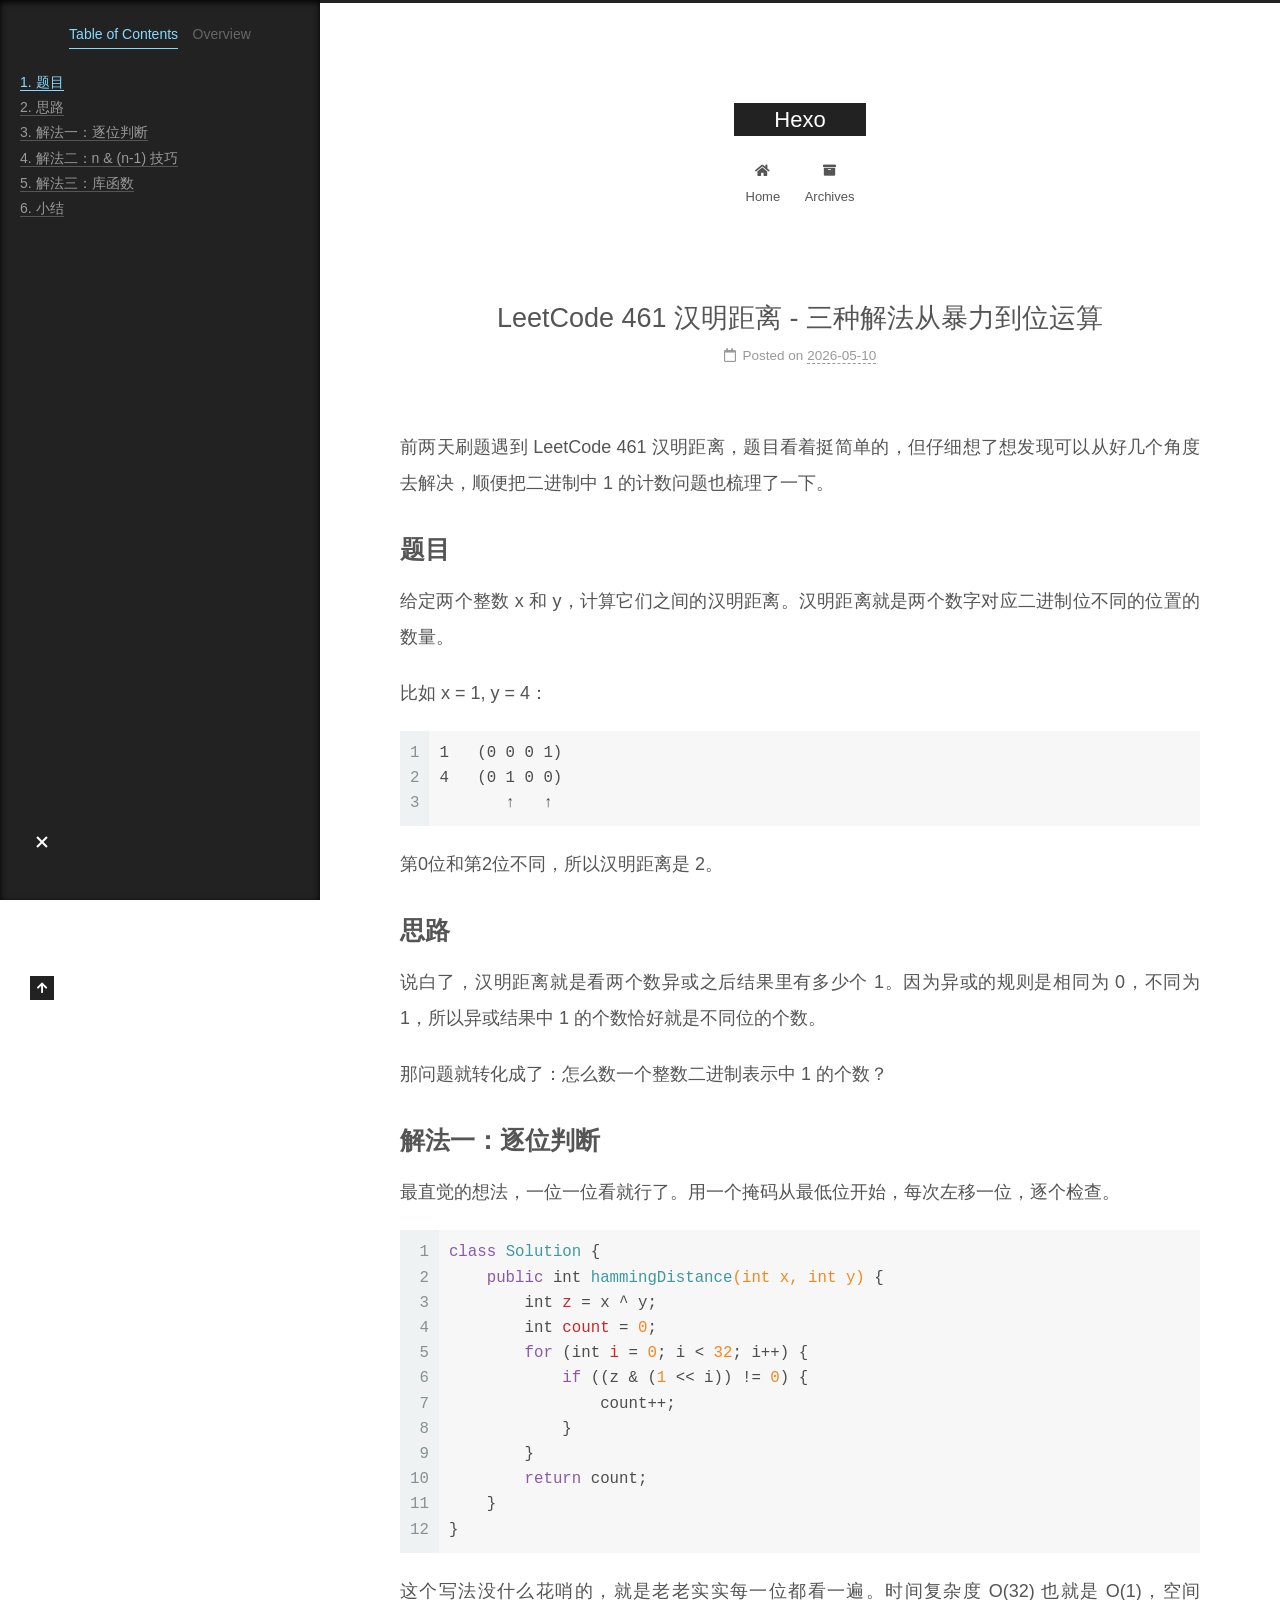
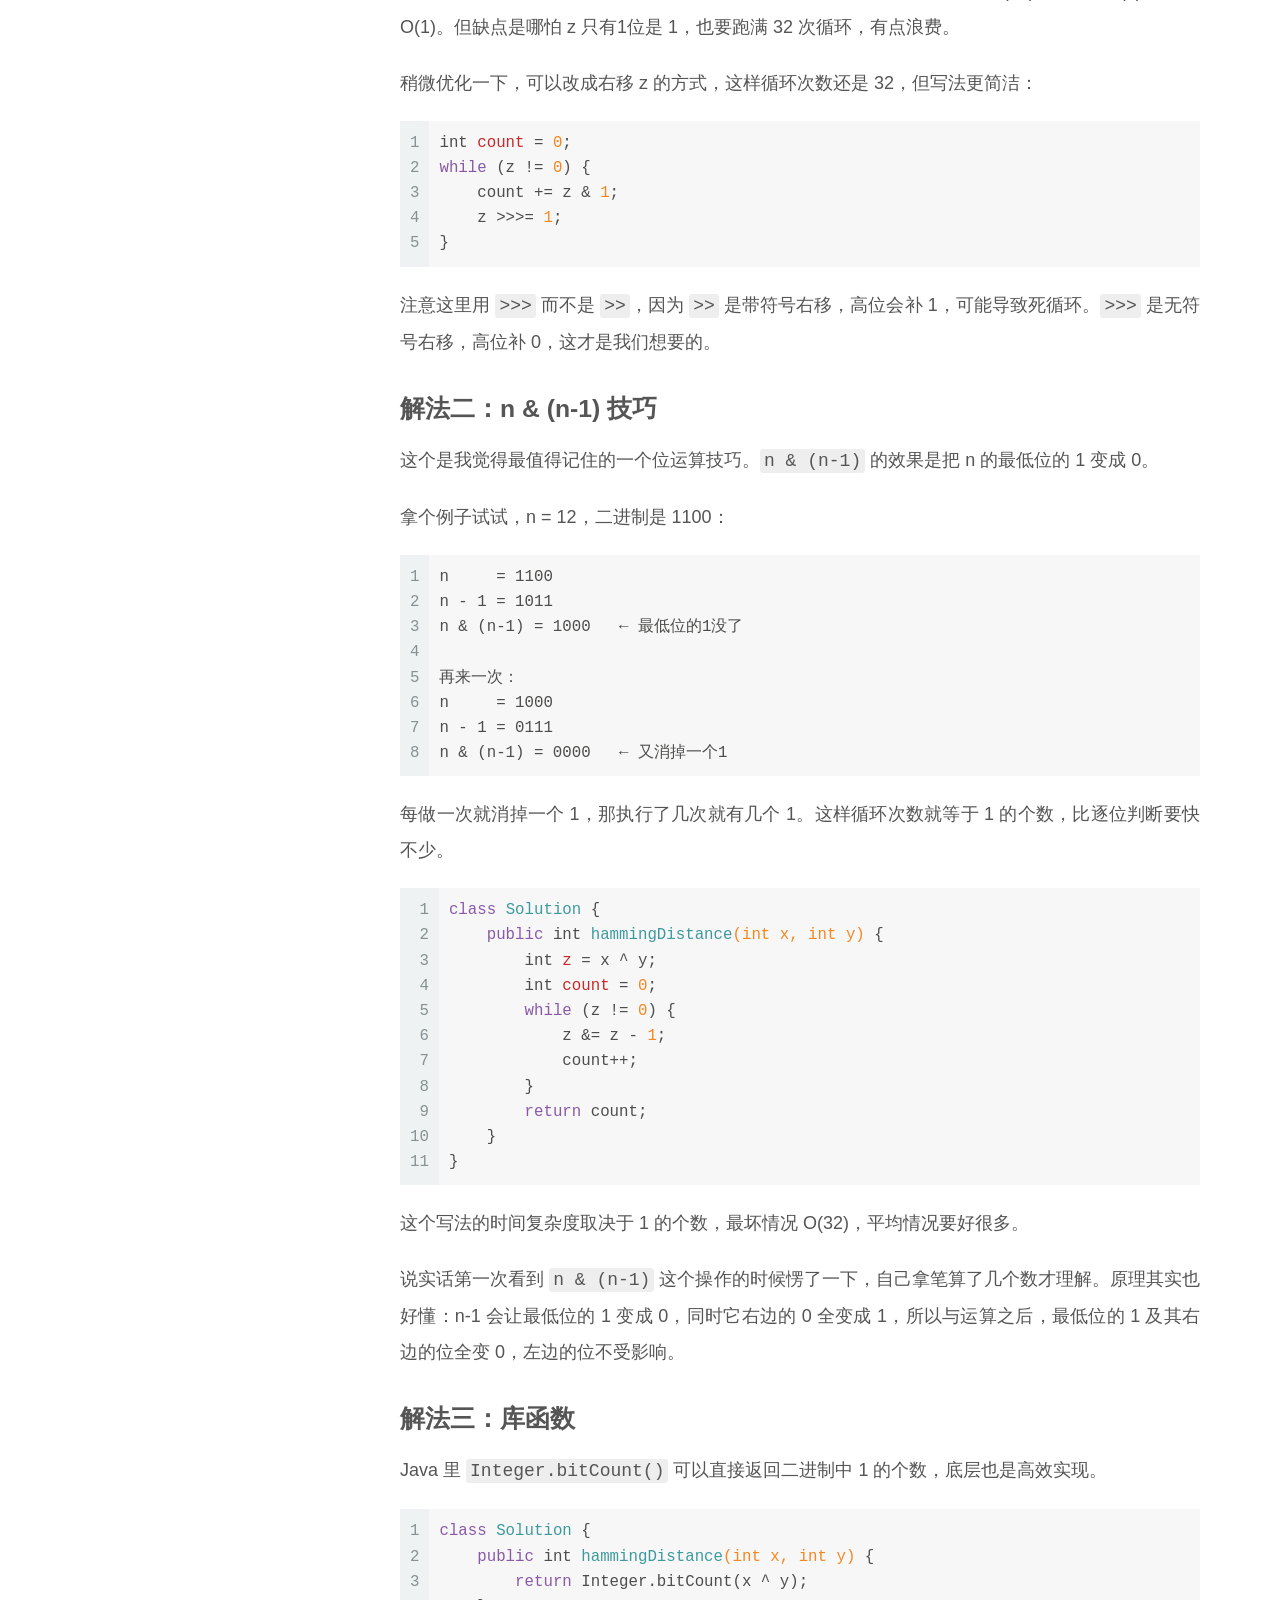
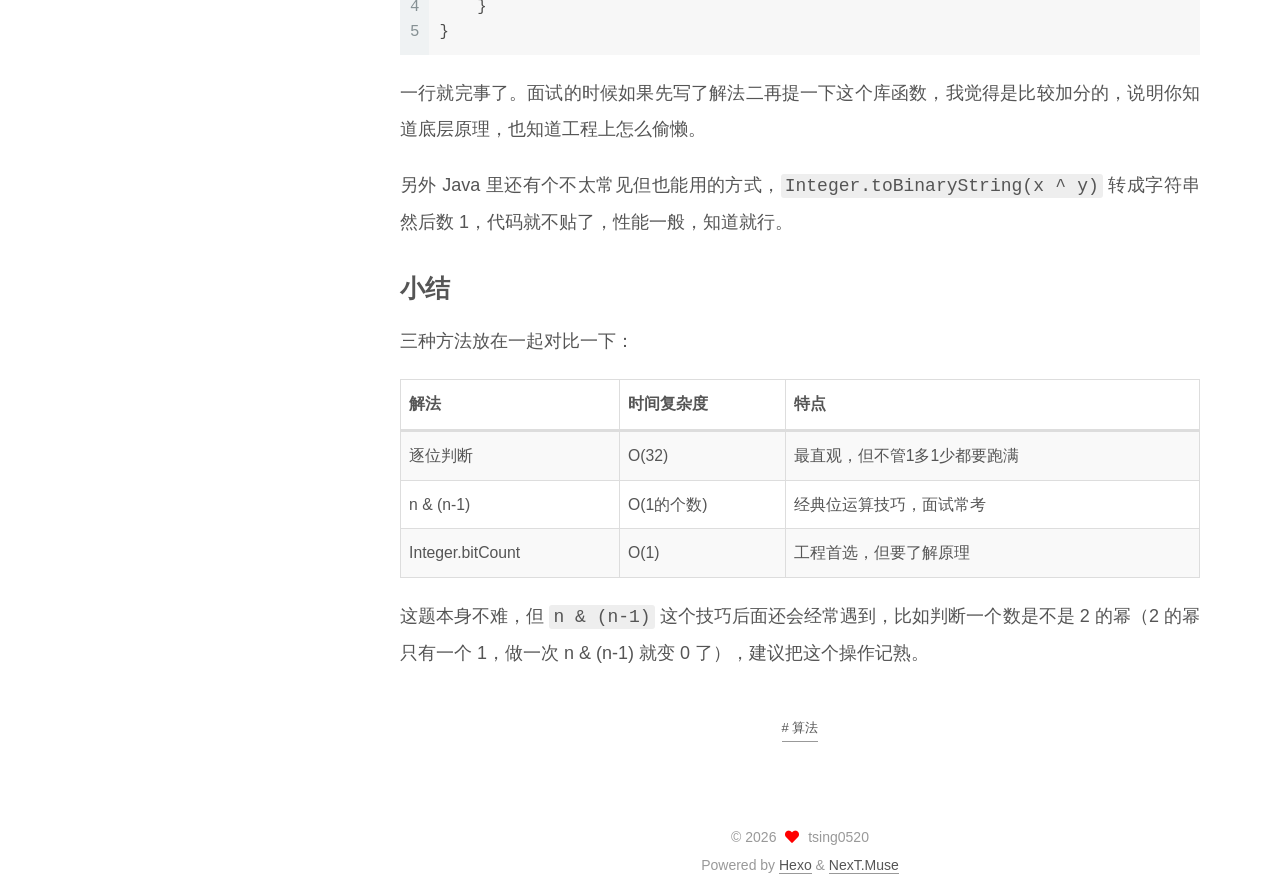
<file: 2026/05/10/leetcode-461-hamming-distance/index.html>
<!DOCTYPE html>
<html lang="en">
<head>
  <meta charset="UTF-8">
<meta name="viewport" content="width=device-width, initial-scale=1, maximum-scale=2">
<meta name="theme-color" content="#222">
<meta name="generator" content="Hexo 7.3.0">
  <link rel="apple-touch-icon" sizes="180x180" href="/images/apple-touch-icon-next.png">
  <link rel="icon" type="image/png" sizes="32x32" href="/images/favicon-32x32-next.png">
  <link rel="icon" type="image/png" sizes="16x16" href="/images/favicon-16x16-next.png">
  <link rel="mask-icon" href="/images/logo.svg" color="#222">

<link rel="stylesheet" href="/css/main.css">


<link rel="stylesheet" href="/lib/font-awesome/css/all.min.css">

<script id="hexo-configurations">
    var NexT = window.NexT || {};
    var CONFIG = {"hostname":"example.com","root":"/","scheme":"Muse","version":"7.8.0","exturl":false,"sidebar":{"position":"left","display":"post","padding":18,"offset":12,"onmobile":false},"copycode":{"enable":false,"show_result":false,"style":null},"back2top":{"enable":true,"sidebar":false,"scrollpercent":false},"bookmark":{"enable":false,"color":"#222","save":"auto"},"fancybox":false,"mediumzoom":false,"lazyload":false,"pangu":false,"comments":{"style":"tabs","active":null,"storage":true,"lazyload":false,"nav":null},"algolia":{"hits":{"per_page":10},"labels":{"input_placeholder":"Search for Posts","hits_empty":"We didn't find any results for the search: ${query}","hits_stats":"${hits} results found in ${time} ms"}},"localsearch":{"enable":false,"trigger":"auto","top_n_per_article":1,"unescape":false,"preload":false},"motion":{"enable":true,"async":false,"transition":{"post_block":"fadeIn","post_header":"slideDownIn","post_body":"slideDownIn","coll_header":"slideLeftIn","sidebar":"slideUpIn"}}};
  </script>

  <meta name="description" content="前两天刷题遇到 LeetCode 461 汉明距离，题目看着挺简单的，但仔细想了想发现可以从好几个角度去解决，顺便把二进制中 1 的计数问题也梳理了一下。 题目给定两个整数 x 和 y，计算它们之间的汉明距离。汉明距离就是两个数字对应二进制位不同的位置的数量。 比如 x &#x3D; 1, y &#x3D; 4： 1231   (0 0 0 1)4   (0 1 0 0)       ↑   ↑">
<meta property="og:type" content="article">
<meta property="og:title" content="LeetCode 461 汉明距离 - 三种解法从暴力到位运算">
<meta property="og:url" content="http://example.com/2026/05/10/leetcode-461-hamming-distance/index.html">
<meta property="og:site_name" content="Hexo">
<meta property="og:description" content="前两天刷题遇到 LeetCode 461 汉明距离，题目看着挺简单的，但仔细想了想发现可以从好几个角度去解决，顺便把二进制中 1 的计数问题也梳理了一下。 题目给定两个整数 x 和 y，计算它们之间的汉明距离。汉明距离就是两个数字对应二进制位不同的位置的数量。 比如 x &#x3D; 1, y &#x3D; 4： 1231   (0 0 0 1)4   (0 1 0 0)       ↑   ↑">
<meta property="og:locale" content="en_US">
<meta property="article:published_time" content="2026-05-10T12:30:00.000Z">
<meta property="article:modified_time" content="2026-05-10T08:37:26.820Z">
<meta property="article:author" content="tsing0520">
<meta property="article:tag" content="算法">
<meta name="twitter:card" content="summary">

<link rel="canonical" href="http://example.com/2026/05/10/leetcode-461-hamming-distance/">


<script id="page-configurations">
  // https://hexo.io/docs/variables.html
  CONFIG.page = {
    sidebar: "",
    isHome : false,
    isPost : true,
    lang   : 'en'
  };
</script>

  <title>LeetCode 461 汉明距离 - 三种解法从暴力到位运算 | Hexo</title>
  






  <noscript>
  <style>
  .use-motion .brand,
  .use-motion .menu-item,
  .sidebar-inner,
  .use-motion .post-block,
  .use-motion .pagination,
  .use-motion .comments,
  .use-motion .post-header,
  .use-motion .post-body,
  .use-motion .collection-header { opacity: initial; }

  .use-motion .site-title,
  .use-motion .site-subtitle {
    opacity: initial;
    top: initial;
  }

  .use-motion .logo-line-before i { left: initial; }
  .use-motion .logo-line-after i { right: initial; }
  </style>
</noscript>

</head>

<body itemscope itemtype="http://schema.org/WebPage">
  <div class="container use-motion">
    <div class="headband"></div>

    <header class="header" itemscope itemtype="http://schema.org/WPHeader">
      <div class="header-inner"><div class="site-brand-container">
  <div class="site-nav-toggle">
    <div class="toggle" aria-label="Toggle navigation bar">
      <span class="toggle-line toggle-line-first"></span>
      <span class="toggle-line toggle-line-middle"></span>
      <span class="toggle-line toggle-line-last"></span>
    </div>
  </div>

  <div class="site-meta">

    <a href="/" class="brand" rel="start">
      <span class="logo-line-before"><i></i></span>
      <h1 class="site-title">Hexo</h1>
      <span class="logo-line-after"><i></i></span>
    </a>
  </div>

  <div class="site-nav-right">
    <div class="toggle popup-trigger">
    </div>
  </div>
</div>




<nav class="site-nav">
  <ul id="menu" class="main-menu menu">
        <li class="menu-item menu-item-home">

    <a href="/" rel="section"><i class="fa fa-home fa-fw"></i>Home</a>

  </li>
        <li class="menu-item menu-item-archives">

    <a href="/archives/" rel="section"><i class="fa fa-archive fa-fw"></i>Archives</a>

  </li>
  </ul>
</nav>




</div>
    </header>

    
  <div class="back-to-top">
    <i class="fa fa-arrow-up"></i>
    <span>0%</span>
  </div>


    <main class="main">
      <div class="main-inner">
        <div class="content-wrap">
          

          <div class="content post posts-expand">
            

    
  
  
  <article itemscope itemtype="http://schema.org/Article" class="post-block" lang="en">
    <link itemprop="mainEntityOfPage" href="http://example.com/2026/05/10/leetcode-461-hamming-distance/">

    <span hidden itemprop="author" itemscope itemtype="http://schema.org/Person">
      <meta itemprop="image" content="/images/avatar.gif">
      <meta itemprop="name" content="tsing0520">
      <meta itemprop="description" content="">
    </span>

    <span hidden itemprop="publisher" itemscope itemtype="http://schema.org/Organization">
      <meta itemprop="name" content="Hexo">
    </span>
      <header class="post-header">
        <h1 class="post-title" itemprop="name headline">
          LeetCode 461 汉明距离 - 三种解法从暴力到位运算
        </h1>

        <div class="post-meta">
            <span class="post-meta-item">
              <span class="post-meta-item-icon">
                <i class="far fa-calendar"></i>
              </span>
              <span class="post-meta-item-text">Posted on</span>
              

              <time title="Created: 2026-05-10 20:30:00 / Modified: 16:37:26" itemprop="dateCreated datePublished" datetime="2026-05-10T20:30:00+08:00">2026-05-10</time>
            </span>

          

        </div>
      </header>

    
    
    
    <div class="post-body" itemprop="articleBody">

      
        <p>前两天刷题遇到 LeetCode 461 汉明距离，题目看着挺简单的，但仔细想了想发现可以从好几个角度去解决，顺便把二进制中 1 的计数问题也梳理了一下。</p>
<h2 id="题目"><a href="#题目" class="headerlink" title="题目"></a>题目</h2><p>给定两个整数 x 和 y，计算它们之间的汉明距离。汉明距离就是两个数字对应二进制位不同的位置的数量。</p>
<p>比如 x &#x3D; 1, y &#x3D; 4：</p>
<figure class="highlight plaintext"><table><tr><td class="gutter"><pre><span class="line">1</span><br><span class="line">2</span><br><span class="line">3</span><br></pre></td><td class="code"><pre><span class="line">1   (0 0 0 1)</span><br><span class="line">4   (0 1 0 0)</span><br><span class="line">       ↑   ↑</span><br></pre></td></tr></table></figure>

<p>第0位和第2位不同，所以汉明距离是 2。</p>
<h2 id="思路"><a href="#思路" class="headerlink" title="思路"></a>思路</h2><p>说白了，汉明距离就是看两个数异或之后结果里有多少个 1。因为异或的规则是相同为 0，不同为 1，所以异或结果中 1 的个数恰好就是不同位的个数。</p>
<p>那问题就转化成了：怎么数一个整数二进制表示中 1 的个数？</p>
<h2 id="解法一：逐位判断"><a href="#解法一：逐位判断" class="headerlink" title="解法一：逐位判断"></a>解法一：逐位判断</h2><p>最直觉的想法，一位一位看就行了。用一个掩码从最低位开始，每次左移一位，逐个检查。</p>
<figure class="highlight java"><table><tr><td class="gutter"><pre><span class="line">1</span><br><span class="line">2</span><br><span class="line">3</span><br><span class="line">4</span><br><span class="line">5</span><br><span class="line">6</span><br><span class="line">7</span><br><span class="line">8</span><br><span class="line">9</span><br><span class="line">10</span><br><span class="line">11</span><br><span class="line">12</span><br></pre></td><td class="code"><pre><span class="line"><span class="keyword">class</span> <span class="title class_">Solution</span> &#123;</span><br><span class="line">    <span class="keyword">public</span> <span class="type">int</span> <span class="title function_">hammingDistance</span><span class="params">(<span class="type">int</span> x, <span class="type">int</span> y)</span> &#123;</span><br><span class="line">        <span class="type">int</span> <span class="variable">z</span> <span class="operator">=</span> x ^ y;</span><br><span class="line">        <span class="type">int</span> <span class="variable">count</span> <span class="operator">=</span> <span class="number">0</span>;</span><br><span class="line">        <span class="keyword">for</span> (<span class="type">int</span> <span class="variable">i</span> <span class="operator">=</span> <span class="number">0</span>; i &lt; <span class="number">32</span>; i++) &#123;</span><br><span class="line">            <span class="keyword">if</span> ((z &amp; (<span class="number">1</span> &lt;&lt; i)) != <span class="number">0</span>) &#123;</span><br><span class="line">                count++;</span><br><span class="line">            &#125;</span><br><span class="line">        &#125;</span><br><span class="line">        <span class="keyword">return</span> count;</span><br><span class="line">    &#125;</span><br><span class="line">&#125;</span><br></pre></td></tr></table></figure>

<p>这个写法没什么花哨的，就是老老实实每一位都看一遍。时间复杂度 O(32) 也就是 O(1)，空间 O(1)。但缺点是哪怕 z 只有1位是 1，也要跑满 32 次循环，有点浪费。</p>
<p>稍微优化一下，可以改成右移 z 的方式，这样循环次数还是 32，但写法更简洁：</p>
<figure class="highlight java"><table><tr><td class="gutter"><pre><span class="line">1</span><br><span class="line">2</span><br><span class="line">3</span><br><span class="line">4</span><br><span class="line">5</span><br></pre></td><td class="code"><pre><span class="line"><span class="type">int</span> <span class="variable">count</span> <span class="operator">=</span> <span class="number">0</span>;</span><br><span class="line"><span class="keyword">while</span> (z != <span class="number">0</span>) &#123;</span><br><span class="line">    count += z &amp; <span class="number">1</span>;</span><br><span class="line">    z &gt;&gt;&gt;= <span class="number">1</span>;</span><br><span class="line">&#125;</span><br></pre></td></tr></table></figure>

<p>注意这里用 <code>&gt;&gt;&gt;</code> 而不是 <code>&gt;&gt;</code>，因为 <code>&gt;&gt;</code> 是带符号右移，高位会补 1，可能导致死循环。<code>&gt;&gt;&gt;</code> 是无符号右移，高位补 0，这才是我们想要的。</p>
<h2 id="解法二：n-n-1-技巧"><a href="#解法二：n-n-1-技巧" class="headerlink" title="解法二：n &amp; (n-1) 技巧"></a>解法二：n &amp; (n-1) 技巧</h2><p>这个是我觉得最值得记住的一个位运算技巧。<code>n &amp; (n-1)</code> 的效果是把 n 的最低位的 1 变成 0。</p>
<p>拿个例子试试，n &#x3D; 12，二进制是 1100：</p>
<figure class="highlight plaintext"><table><tr><td class="gutter"><pre><span class="line">1</span><br><span class="line">2</span><br><span class="line">3</span><br><span class="line">4</span><br><span class="line">5</span><br><span class="line">6</span><br><span class="line">7</span><br><span class="line">8</span><br></pre></td><td class="code"><pre><span class="line">n     = 1100</span><br><span class="line">n - 1 = 1011</span><br><span class="line">n &amp; (n-1) = 1000   ← 最低位的1没了</span><br><span class="line"></span><br><span class="line">再来一次：</span><br><span class="line">n     = 1000</span><br><span class="line">n - 1 = 0111</span><br><span class="line">n &amp; (n-1) = 0000   ← 又消掉一个1</span><br></pre></td></tr></table></figure>

<p>每做一次就消掉一个 1，那执行了几次就有几个 1。这样循环次数就等于 1 的个数，比逐位判断要快不少。</p>
<figure class="highlight java"><table><tr><td class="gutter"><pre><span class="line">1</span><br><span class="line">2</span><br><span class="line">3</span><br><span class="line">4</span><br><span class="line">5</span><br><span class="line">6</span><br><span class="line">7</span><br><span class="line">8</span><br><span class="line">9</span><br><span class="line">10</span><br><span class="line">11</span><br></pre></td><td class="code"><pre><span class="line"><span class="keyword">class</span> <span class="title class_">Solution</span> &#123;</span><br><span class="line">    <span class="keyword">public</span> <span class="type">int</span> <span class="title function_">hammingDistance</span><span class="params">(<span class="type">int</span> x, <span class="type">int</span> y)</span> &#123;</span><br><span class="line">        <span class="type">int</span> <span class="variable">z</span> <span class="operator">=</span> x ^ y;</span><br><span class="line">        <span class="type">int</span> <span class="variable">count</span> <span class="operator">=</span> <span class="number">0</span>;</span><br><span class="line">        <span class="keyword">while</span> (z != <span class="number">0</span>) &#123;</span><br><span class="line">            z &amp;= z - <span class="number">1</span>;</span><br><span class="line">            count++;</span><br><span class="line">        &#125;</span><br><span class="line">        <span class="keyword">return</span> count;</span><br><span class="line">    &#125;</span><br><span class="line">&#125;</span><br></pre></td></tr></table></figure>

<p>这个写法的时间复杂度取决于 1 的个数，最坏情况 O(32)，平均情况要好很多。</p>
<p>说实话第一次看到 <code>n &amp; (n-1)</code> 这个操作的时候愣了一下，自己拿笔算了几个数才理解。原理其实也好懂：n-1 会让最低位的 1 变成 0，同时它右边的 0 全变成 1，所以与运算之后，最低位的 1 及其右边的位全变 0，左边的位不受影响。</p>
<h2 id="解法三：库函数"><a href="#解法三：库函数" class="headerlink" title="解法三：库函数"></a>解法三：库函数</h2><p>Java 里 <code>Integer.bitCount()</code> 可以直接返回二进制中 1 的个数，底层也是高效实现。</p>
<figure class="highlight java"><table><tr><td class="gutter"><pre><span class="line">1</span><br><span class="line">2</span><br><span class="line">3</span><br><span class="line">4</span><br><span class="line">5</span><br></pre></td><td class="code"><pre><span class="line"><span class="keyword">class</span> <span class="title class_">Solution</span> &#123;</span><br><span class="line">    <span class="keyword">public</span> <span class="type">int</span> <span class="title function_">hammingDistance</span><span class="params">(<span class="type">int</span> x, <span class="type">int</span> y)</span> &#123;</span><br><span class="line">        <span class="keyword">return</span> Integer.bitCount(x ^ y);</span><br><span class="line">    &#125;</span><br><span class="line">&#125;</span><br></pre></td></tr></table></figure>

<p>一行就完事了。面试的时候如果先写了解法二再提一下这个库函数，我觉得是比较加分的，说明你知道底层原理，也知道工程上怎么偷懒。</p>
<p>另外 Java 里还有个不太常见但也能用的方式，<code>Integer.toBinaryString(x ^ y)</code> 转成字符串然后数 1，代码就不贴了，性能一般，知道就行。</p>
<h2 id="小结"><a href="#小结" class="headerlink" title="小结"></a>小结</h2><p>三种方法放在一起对比一下：</p>
<table>
<thead>
<tr>
<th>解法</th>
<th>时间复杂度</th>
<th>特点</th>
</tr>
</thead>
<tbody><tr>
<td>逐位判断</td>
<td>O(32)</td>
<td>最直观，但不管1多1少都要跑满</td>
</tr>
<tr>
<td>n &amp; (n-1)</td>
<td>O(1的个数)</td>
<td>经典位运算技巧，面试常考</td>
</tr>
<tr>
<td>Integer.bitCount</td>
<td>O(1)</td>
<td>工程首选，但要了解原理</td>
</tr>
</tbody></table>
<p>这题本身不难，但 <code>n &amp; (n-1)</code> 这个技巧后面还会经常遇到，比如判断一个数是不是 2 的幂（2 的幂只有一个 1，做一次 n &amp; (n-1) 就变 0 了），建议把这个操作记熟。</p>

    </div>

    
    
    

      <footer class="post-footer">
          <div class="post-tags">
              <a href="/tags/%E7%AE%97%E6%B3%95/" rel="tag"># 算法</a>
          </div>

        


        
      </footer>
    
  </article>
  
  
  



          </div>
          

<script>
  window.addEventListener('tabs:register', () => {
    let { activeClass } = CONFIG.comments;
    if (CONFIG.comments.storage) {
      activeClass = localStorage.getItem('comments_active') || activeClass;
    }
    if (activeClass) {
      let activeTab = document.querySelector(`a[href="#comment-${activeClass}"]`);
      if (activeTab) {
        activeTab.click();
      }
    }
  });
  if (CONFIG.comments.storage) {
    window.addEventListener('tabs:click', event => {
      if (!event.target.matches('.tabs-comment .tab-content .tab-pane')) return;
      let commentClass = event.target.classList[1];
      localStorage.setItem('comments_active', commentClass);
    });
  }
</script>

        </div>
          
  
  <div class="toggle sidebar-toggle">
    <span class="toggle-line toggle-line-first"></span>
    <span class="toggle-line toggle-line-middle"></span>
    <span class="toggle-line toggle-line-last"></span>
  </div>

  <aside class="sidebar">
    <div class="sidebar-inner">

      <ul class="sidebar-nav motion-element">
        <li class="sidebar-nav-toc">
          Table of Contents
        </li>
        <li class="sidebar-nav-overview">
          Overview
        </li>
      </ul>

      <!--noindex-->
      <div class="post-toc-wrap sidebar-panel">
          <div class="post-toc motion-element"><ol class="nav"><li class="nav-item nav-level-2"><a class="nav-link" href="#%E9%A2%98%E7%9B%AE"><span class="nav-number">1.</span> <span class="nav-text">题目</span></a></li><li class="nav-item nav-level-2"><a class="nav-link" href="#%E6%80%9D%E8%B7%AF"><span class="nav-number">2.</span> <span class="nav-text">思路</span></a></li><li class="nav-item nav-level-2"><a class="nav-link" href="#%E8%A7%A3%E6%B3%95%E4%B8%80%EF%BC%9A%E9%80%90%E4%BD%8D%E5%88%A4%E6%96%AD"><span class="nav-number">3.</span> <span class="nav-text">解法一：逐位判断</span></a></li><li class="nav-item nav-level-2"><a class="nav-link" href="#%E8%A7%A3%E6%B3%95%E4%BA%8C%EF%BC%9An-n-1-%E6%8A%80%E5%B7%A7"><span class="nav-number">4.</span> <span class="nav-text">解法二：n &amp; (n-1) 技巧</span></a></li><li class="nav-item nav-level-2"><a class="nav-link" href="#%E8%A7%A3%E6%B3%95%E4%B8%89%EF%BC%9A%E5%BA%93%E5%87%BD%E6%95%B0"><span class="nav-number">5.</span> <span class="nav-text">解法三：库函数</span></a></li><li class="nav-item nav-level-2"><a class="nav-link" href="#%E5%B0%8F%E7%BB%93"><span class="nav-number">6.</span> <span class="nav-text">小结</span></a></li></ol></div>
      </div>
      <!--/noindex-->

      <div class="site-overview-wrap sidebar-panel">
        <div class="site-author motion-element" itemprop="author" itemscope itemtype="http://schema.org/Person">
  <p class="site-author-name" itemprop="name">tsing0520</p>
  <div class="site-description" itemprop="description"></div>
</div>
<div class="site-state-wrap motion-element">
  <nav class="site-state">
      <div class="site-state-item site-state-posts">
          <a href="/archives/">
        
          <span class="site-state-item-count">1</span>
          <span class="site-state-item-name">posts</span>
        </a>
      </div>
      <div class="site-state-item site-state-tags">
        <span class="site-state-item-count">1</span>
        <span class="site-state-item-name">tags</span>
      </div>
  </nav>
</div>



      </div>

    </div>
  </aside>
  <div id="sidebar-dimmer"></div>


      </div>
    </main>

    <footer class="footer">
      <div class="footer-inner">
        

        

<div class="copyright">
  
  &copy; 
  <span itemprop="copyrightYear">2026</span>
  <span class="with-love">
    <i class="fa fa-heart"></i>
  </span>
  <span class="author" itemprop="copyrightHolder">tsing0520</span>
</div>
  <div class="powered-by">Powered by <a href="https://hexo.io/" class="theme-link" rel="noopener" target="_blank">Hexo</a> & <a href="https://muse.theme-next.org/" class="theme-link" rel="noopener" target="_blank">NexT.Muse</a>
  </div>

        








      </div>
    </footer>
  </div>

  
  <script src="/lib/anime.min.js"></script>
  <script src="/lib/velocity/velocity.min.js"></script>
  <script src="/lib/velocity/velocity.ui.min.js"></script>

<script src="/js/utils.js"></script>

<script src="/js/motion.js"></script>


<script src="/js/schemes/muse.js"></script>


<script src="/js/next-boot.js"></script>




  















  

  

</body>
</html>
</file>
<file: css/main.css>
:root {
  --body-bg-color: #fff;
  --content-bg-color: #fff;
  --card-bg-color: #f5f5f5;
  --text-color: #555;
  --blockquote-color: #666;
  --link-color: #555;
  --link-hover-color: #222;
  --brand-color: #fff;
  --brand-hover-color: #fff;
  --table-row-odd-bg-color: #f9f9f9;
  --table-row-hover-bg-color: #f5f5f5;
  --menu-item-bg-color: #f5f5f5;
  --btn-default-bg: #222;
  --btn-default-color: #fff;
  --btn-default-border-color: #222;
  --btn-default-hover-bg: #fff;
  --btn-default-hover-color: #222;
  --btn-default-hover-border-color: #222;
}
html {
  line-height: 1.15; /* 1 */
  -webkit-text-size-adjust: 100%; /* 2 */
}
body {
  margin: 0;
}
main {
  display: block;
}
h1 {
  font-size: 2em;
  margin: 0.67em 0;
}
hr {
  box-sizing: content-box; /* 1 */
  height: 0; /* 1 */
  overflow: visible; /* 2 */
}
pre {
  font-family: monospace, monospace; /* 1 */
  font-size: 1em; /* 2 */
}
a {
  background: transparent;
}
abbr[title] {
  border-bottom: none; /* 1 */
  text-decoration: underline; /* 2 */
  text-decoration: underline dotted; /* 2 */
}
b,
strong {
  font-weight: bolder;
}
code,
kbd,
samp {
  font-family: monospace, monospace; /* 1 */
  font-size: 1em; /* 2 */
}
small {
  font-size: 80%;
}
sub,
sup {
  font-size: 75%;
  line-height: 0;
  position: relative;
  vertical-align: baseline;
}
sub {
  bottom: -0.25em;
}
sup {
  top: -0.5em;
}
img {
  border-style: none;
}
button,
input,
optgroup,
select,
textarea {
  font-family: inherit; /* 1 */
  font-size: 100%; /* 1 */
  line-height: 1.15; /* 1 */
  margin: 0; /* 2 */
}
button,
input {
/* 1 */
  overflow: visible;
}
button,
select {
/* 1 */
  text-transform: none;
}
button,
[type='button'],
[type='reset'],
[type='submit'] {
  -webkit-appearance: button;
}
button::-moz-focus-inner,
[type='button']::-moz-focus-inner,
[type='reset']::-moz-focus-inner,
[type='submit']::-moz-focus-inner {
  border-style: none;
  padding: 0;
}
button:-moz-focusring,
[type='button']:-moz-focusring,
[type='reset']:-moz-focusring,
[type='submit']:-moz-focusring {
  outline: 1px dotted ButtonText;
}
fieldset {
  padding: 0.35em 0.75em 0.625em;
}
legend {
  box-sizing: border-box; /* 1 */
  color: inherit; /* 2 */
  display: table; /* 1 */
  max-width: 100%; /* 1 */
  padding: 0; /* 3 */
  white-space: normal; /* 1 */
}
progress {
  vertical-align: baseline;
}
textarea {
  overflow: auto;
}
[type='checkbox'],
[type='radio'] {
  box-sizing: border-box; /* 1 */
  padding: 0; /* 2 */
}
[type='number']::-webkit-inner-spin-button,
[type='number']::-webkit-outer-spin-button {
  height: auto;
}
[type='search'] {
  outline-offset: -2px; /* 2 */
  -webkit-appearance: textfield; /* 1 */
}
[type='search']::-webkit-search-decoration {
  -webkit-appearance: none;
}
::-webkit-file-upload-button {
  font: inherit; /* 2 */
  -webkit-appearance: button; /* 1 */
}
details {
  display: block;
}
summary {
  display: list-item;
}
template {
  display: none;
}
[hidden] {
  display: none;
}
::selection {
  background: #262a30;
  color: #eee;
}
html,
body {
  height: 100%;
}
body {
  background: var(--body-bg-color);
  color: var(--text-color);
  font-family: 'Lato', "PingFang SC", "Microsoft YaHei", sans-serif;
  font-size: 1em;
  line-height: 2;
}
@media (max-width: 991px) {
  body {
    padding-left: 0 !important;
    padding-right: 0 !important;
  }
}
h1,
h2,
h3,
h4,
h5,
h6 {
  font-family: 'Lato', "PingFang SC", "Microsoft YaHei", sans-serif;
  font-weight: bold;
  line-height: 1.5;
  margin: 20px 0 15px;
}
h1 {
  font-size: 1.5em;
}
h2 {
  font-size: 1.375em;
}
h3 {
  font-size: 1.25em;
}
h4 {
  font-size: 1.125em;
}
h5 {
  font-size: 1em;
}
h6 {
  font-size: 0.875em;
}
p {
  margin: 0 0 20px 0;
}
a,
span.exturl {
  border-bottom: 1px solid #999;
  color: var(--link-color);
  outline: 0;
  text-decoration: none;
  overflow-wrap: break-word;
  word-wrap: break-word;
  cursor: pointer;
}
a:hover,
span.exturl:hover {
  border-bottom-color: var(--link-hover-color);
  color: var(--link-hover-color);
}
iframe,
img,
video {
  display: block;
  margin-left: auto;
  margin-right: auto;
  max-width: 100%;
}
hr {
  background-image: repeating-linear-gradient(-45deg, #ddd, #ddd 4px, transparent 4px, transparent 8px);
  border: 0;
  height: 3px;
  margin: 40px 0;
}
blockquote {
  border-left: 4px solid #ddd;
  color: var(--blockquote-color);
  margin: 0;
  padding: 0 15px;
}
blockquote cite::before {
  content: '-';
  padding: 0 5px;
}
dt {
  font-weight: bold;
}
dd {
  margin: 0;
  padding: 0;
}
kbd {
  background-color: #f5f5f5;
  background-image: linear-gradient(#eee, #fff, #eee);
  border: 1px solid #ccc;
  border-radius: 0.2em;
  box-shadow: 0.1em 0.1em 0.2em rgba(0,0,0,0.1);
  color: #555;
  font-family: inherit;
  padding: 0.1em 0.3em;
  white-space: nowrap;
}
.table-container {
  overflow: auto;
}
table {
  border-collapse: collapse;
  border-spacing: 0;
  font-size: 0.875em;
  margin: 0 0 20px 0;
  width: 100%;
}
tbody tr:nth-of-type(odd) {
  background: var(--table-row-odd-bg-color);
}
tbody tr:hover {
  background: var(--table-row-hover-bg-color);
}
caption,
th,
td {
  font-weight: normal;
  padding: 8px;
  vertical-align: middle;
}
th,
td {
  border: 1px solid #ddd;
  border-bottom: 3px solid #ddd;
}
th {
  font-weight: 700;
  padding-bottom: 10px;
}
td {
  border-bottom-width: 1px;
}
.btn {
  background: var(--btn-default-bg);
  border: 2px solid var(--btn-default-border-color);
  border-radius: 0;
  color: var(--btn-default-color);
  display: inline-block;
  font-size: 0.875em;
  line-height: 2;
  padding: 0 20px;
  text-decoration: none;
  transition-property: background-color;
  transition-delay: 0s;
  transition-duration: 0.2s;
  transition-timing-function: ease-in-out;
}
.btn:hover {
  background: var(--btn-default-hover-bg);
  border-color: var(--btn-default-hover-border-color);
  color: var(--btn-default-hover-color);
}
.btn + .btn {
  margin: 0 0 8px 8px;
}
.btn .fa-fw {
  text-align: left;
  width: 1.285714285714286em;
}
.toggle {
  line-height: 0;
}
.toggle .toggle-line {
  background: #fff;
  display: inline-block;
  height: 2px;
  left: 0;
  position: relative;
  top: 0;
  transition: all 0.4s;
  vertical-align: top;
  width: 100%;
}
.toggle .toggle-line:not(:first-child) {
  margin-top: 3px;
}
.toggle.toggle-arrow .toggle-line-first {
  left: 50%;
  top: 2px;
  transform: rotate(45deg);
  width: 50%;
}
.toggle.toggle-arrow .toggle-line-middle {
  left: 2px;
  width: 90%;
}
.toggle.toggle-arrow .toggle-line-last {
  left: 50%;
  top: -2px;
  transform: rotate(-45deg);
  width: 50%;
}
.toggle.toggle-close .toggle-line-first {
  transform: rotate(-45deg);
  top: 5px;
}
.toggle.toggle-close .toggle-line-middle {
  opacity: 0;
}
.toggle.toggle-close .toggle-line-last {
  transform: rotate(45deg);
  top: -5px;
}
.highlight,
pre {
  background: #f7f7f7;
  color: #4d4d4c;
  line-height: 1.6;
  margin: 0 auto 20px;
}
pre,
code {
  font-family: consolas, Menlo, monospace, "PingFang SC", "Microsoft YaHei";
}
code {
  background: #eee;
  border-radius: 3px;
  color: #555;
  padding: 2px 4px;
  overflow-wrap: break-word;
  word-wrap: break-word;
}
.highlight *::selection {
  background: #d6d6d6;
}
.highlight pre {
  border: 0;
  margin: 0;
  padding: 10px 0;
}
.highlight table {
  border: 0;
  margin: 0;
  width: auto;
}
.highlight td {
  border: 0;
  padding: 0;
}
.highlight figcaption {
  background: #eff2f3;
  color: #4d4d4c;
  display: flex;
  font-size: 0.875em;
  justify-content: space-between;
  line-height: 1.2;
  padding: 0.5em;
}
.highlight figcaption a {
  color: #4d4d4c;
}
.highlight figcaption a:hover {
  border-bottom-color: #4d4d4c;
}
.highlight .gutter {
  -moz-user-select: none;
  -ms-user-select: none;
  -webkit-user-select: none;
  user-select: none;
}
.highlight .gutter pre {
  background: #eff2f3;
  color: #869194;
  padding-left: 10px;
  padding-right: 10px;
  text-align: right;
}
.highlight .code pre {
  background: #f7f7f7;
  padding-left: 10px;
  width: 100%;
}
.gist table {
  width: auto;
}
.gist table td {
  border: 0;
}
pre {
  overflow: auto;
  padding: 10px;
}
pre code {
  background: none;
  color: #4d4d4c;
  font-size: 0.875em;
  padding: 0;
  text-shadow: none;
}
pre .deletion {
  background: #fdd;
}
pre .addition {
  background: #dfd;
}
pre .meta {
  color: #eab700;
  -moz-user-select: none;
  -ms-user-select: none;
  -webkit-user-select: none;
  user-select: none;
}
pre .comment {
  color: #8e908c;
}
pre .variable,
pre .attribute,
pre .tag,
pre .name,
pre .regexp,
pre .ruby .constant,
pre .xml .tag .title,
pre .xml .pi,
pre .xml .doctype,
pre .html .doctype,
pre .css .id,
pre .css .class,
pre .css .pseudo {
  color: #c82829;
}
pre .number,
pre .preprocessor,
pre .built_in,
pre .builtin-name,
pre .literal,
pre .params,
pre .constant,
pre .command {
  color: #f5871f;
}
pre .ruby .class .title,
pre .css .rules .attribute,
pre .string,
pre .symbol,
pre .value,
pre .inheritance,
pre .header,
pre .ruby .symbol,
pre .xml .cdata,
pre .special,
pre .formula {
  color: #718c00;
}
pre .title,
pre .css .hexcolor {
  color: #3e999f;
}
pre .function,
pre .python .decorator,
pre .python .title,
pre .ruby .function .title,
pre .ruby .title .keyword,
pre .perl .sub,
pre .javascript .title,
pre .coffeescript .title {
  color: #4271ae;
}
pre .keyword,
pre .javascript .function {
  color: #8959a8;
}
.blockquote-center {
  border-left: none;
  margin: 40px 0;
  padding: 0;
  position: relative;
  text-align: center;
}
.blockquote-center .fa {
  display: block;
  opacity: 0.6;
  position: absolute;
  width: 100%;
}
.blockquote-center .fa-quote-left {
  border-top: 1px solid #ccc;
  text-align: left;
  top: -20px;
}
.blockquote-center .fa-quote-right {
  border-bottom: 1px solid #ccc;
  text-align: right;
  bottom: -20px;
}
.blockquote-center p,
.blockquote-center div {
  text-align: center;
}
.post-body .group-picture img {
  margin: 0 auto;
  padding: 0 3px;
}
.group-picture-row {
  margin-bottom: 6px;
  overflow: hidden;
}
.group-picture-column {
  float: left;
  margin-bottom: 10px;
}
.post-body .label {
  color: #555;
  display: inline;
  padding: 0 2px;
}
.post-body .label.default {
  background: #f0f0f0;
}
.post-body .label.primary {
  background: #efe6f7;
}
.post-body .label.info {
  background: #e5f2f8;
}
.post-body .label.success {
  background: #e7f4e9;
}
.post-body .label.warning {
  background: #fcf6e1;
}
.post-body .label.danger {
  background: #fae8eb;
}
.post-body .tabs {
  margin-bottom: 20px;
}
.post-body .tabs,
.tabs-comment {
  display: block;
  padding-top: 10px;
  position: relative;
}
.post-body .tabs ul.nav-tabs,
.tabs-comment ul.nav-tabs {
  display: flex;
  flex-wrap: wrap;
  margin: 0;
  margin-bottom: -1px;
  padding: 0;
}
@media (max-width: 413px) {
  .post-body .tabs ul.nav-tabs,
  .tabs-comment ul.nav-tabs {
    display: block;
    margin-bottom: 5px;
  }
}
.post-body .tabs ul.nav-tabs li.tab,
.tabs-comment ul.nav-tabs li.tab {
  border-bottom: 1px solid #ddd;
  border-left: 1px solid transparent;
  border-right: 1px solid transparent;
  border-top: 3px solid transparent;
  flex-grow: 1;
  list-style-type: none;
  border-radius: 0 0 0 0;
}
@media (max-width: 413px) {
  .post-body .tabs ul.nav-tabs li.tab,
  .tabs-comment ul.nav-tabs li.tab {
    border-bottom: 1px solid transparent;
    border-left: 3px solid transparent;
    border-right: 1px solid transparent;
    border-top: 1px solid transparent;
  }
}
@media (max-width: 413px) {
  .post-body .tabs ul.nav-tabs li.tab,
  .tabs-comment ul.nav-tabs li.tab {
    border-radius: 0;
  }
}
.post-body .tabs ul.nav-tabs li.tab a,
.tabs-comment ul.nav-tabs li.tab a {
  border-bottom: initial;
  display: block;
  line-height: 1.8;
  outline: 0;
  padding: 0.25em 0.75em;
  text-align: center;
  transition-delay: 0s;
  transition-duration: 0.2s;
  transition-timing-function: ease-out;
}
.post-body .tabs ul.nav-tabs li.tab a i,
.tabs-comment ul.nav-tabs li.tab a i {
  width: 1.285714285714286em;
}
.post-body .tabs ul.nav-tabs li.tab.active,
.tabs-comment ul.nav-tabs li.tab.active {
  border-bottom: 1px solid transparent;
  border-left: 1px solid #ddd;
  border-right: 1px solid #ddd;
  border-top: 3px solid #fc6423;
}
@media (max-width: 413px) {
  .post-body .tabs ul.nav-tabs li.tab.active,
  .tabs-comment ul.nav-tabs li.tab.active {
    border-bottom: 1px solid #ddd;
    border-left: 3px solid #fc6423;
    border-right: 1px solid #ddd;
    border-top: 1px solid #ddd;
  }
}
.post-body .tabs ul.nav-tabs li.tab.active a,
.tabs-comment ul.nav-tabs li.tab.active a {
  color: var(--link-color);
  cursor: default;
}
.post-body .tabs .tab-content .tab-pane,
.tabs-comment .tab-content .tab-pane {
  border: 1px solid #ddd;
  border-top: 0;
  padding: 20px 20px 0 20px;
  border-radius: 0;
}
.post-body .tabs .tab-content .tab-pane:not(.active),
.tabs-comment .tab-content .tab-pane:not(.active) {
  display: none;
}
.post-body .tabs .tab-content .tab-pane.active,
.tabs-comment .tab-content .tab-pane.active {
  display: block;
}
.post-body .tabs .tab-content .tab-pane.active:nth-of-type(1),
.tabs-comment .tab-content .tab-pane.active:nth-of-type(1) {
  border-radius: 0 0 0 0;
}
@media (max-width: 413px) {
  .post-body .tabs .tab-content .tab-pane.active:nth-of-type(1),
  .tabs-comment .tab-content .tab-pane.active:nth-of-type(1) {
    border-radius: 0;
  }
}
.post-body .note {
  border-radius: 3px;
  margin-bottom: 20px;
  padding: 1em;
  position: relative;
  border: 1px solid #eee;
  border-left-width: 5px;
}
.post-body .note h2,
.post-body .note h3,
.post-body .note h4,
.post-body .note h5,
.post-body .note h6 {
  margin-top: 0;
  border-bottom: initial;
  margin-bottom: 0;
  padding-top: 0;
}
.post-body .note p:first-child,
.post-body .note ul:first-child,
.post-body .note ol:first-child,
.post-body .note table:first-child,
.post-body .note pre:first-child,
.post-body .note blockquote:first-child,
.post-body .note img:first-child {
  margin-top: 0;
}
.post-body .note p:last-child,
.post-body .note ul:last-child,
.post-body .note ol:last-child,
.post-body .note table:last-child,
.post-body .note pre:last-child,
.post-body .note blockquote:last-child,
.post-body .note img:last-child {
  margin-bottom: 0;
}
.post-body .note.default {
  border-left-color: #777;
}
.post-body .note.default h2,
.post-body .note.default h3,
.post-body .note.default h4,
.post-body .note.default h5,
.post-body .note.default h6 {
  color: #777;
}
.post-body .note.primary {
  border-left-color: #6f42c1;
}
.post-body .note.primary h2,
.post-body .note.primary h3,
.post-body .note.primary h4,
.post-body .note.primary h5,
.post-body .note.primary h6 {
  color: #6f42c1;
}
.post-body .note.info {
  border-left-color: #428bca;
}
.post-body .note.info h2,
.post-body .note.info h3,
.post-body .note.info h4,
.post-body .note.info h5,
.post-body .note.info h6 {
  color: #428bca;
}
.post-body .note.success {
  border-left-color: #5cb85c;
}
.post-body .note.success h2,
.post-body .note.success h3,
.post-body .note.success h4,
.post-body .note.success h5,
.post-body .note.success h6 {
  color: #5cb85c;
}
.post-body .note.warning {
  border-left-color: #f0ad4e;
}
.post-body .note.warning h2,
.post-body .note.warning h3,
.post-body .note.warning h4,
.post-body .note.warning h5,
.post-body .note.warning h6 {
  color: #f0ad4e;
}
.post-body .note.danger {
  border-left-color: #d9534f;
}
.post-body .note.danger h2,
.post-body .note.danger h3,
.post-body .note.danger h4,
.post-body .note.danger h5,
.post-body .note.danger h6 {
  color: #d9534f;
}
.pagination .prev,
.pagination .next,
.pagination .page-number,
.pagination .space {
  display: inline-block;
  margin: 0 10px;
  padding: 0 11px;
  position: relative;
  top: -1px;
}
@media (max-width: 767px) {
  .pagination .prev,
  .pagination .next,
  .pagination .page-number,
  .pagination .space {
    margin: 0 5px;
  }
}
.pagination {
  border-top: 1px solid #eee;
  margin: 120px 0 0;
  text-align: center;
}
.pagination .prev,
.pagination .next,
.pagination .page-number {
  border-bottom: 0;
  border-top: 1px solid #eee;
  transition-property: border-color;
  transition-delay: 0s;
  transition-duration: 0.2s;
  transition-timing-function: ease-in-out;
}
.pagination .prev:hover,
.pagination .next:hover,
.pagination .page-number:hover {
  border-top-color: #222;
}
.pagination .space {
  margin: 0;
  padding: 0;
}
.pagination .prev {
  margin-left: 0;
}
.pagination .next {
  margin-right: 0;
}
.pagination .page-number.current {
  background: #ccc;
  border-top-color: #ccc;
  color: #fff;
}
@media (max-width: 767px) {
  .pagination {
    border-top: none;
  }
  .pagination .prev,
  .pagination .next,
  .pagination .page-number {
    border-bottom: 1px solid #eee;
    border-top: 0;
    margin-bottom: 10px;
    padding: 0 10px;
  }
  .pagination .prev:hover,
  .pagination .next:hover,
  .pagination .page-number:hover {
    border-bottom-color: #222;
  }
}
.comments {
  margin-top: 60px;
  overflow: hidden;
}
.comment-button-group {
  display: flex;
  flex-wrap: wrap-reverse;
  justify-content: center;
  margin: 1em 0;
}
.comment-button-group .comment-button {
  margin: 0.1em 0.2em;
}
.comment-button-group .comment-button.active {
  background: var(--btn-default-hover-bg);
  border-color: var(--btn-default-hover-border-color);
  color: var(--btn-default-hover-color);
}
.comment-position {
  display: none;
}
.comment-position.active {
  display: block;
}
.tabs-comment {
  background: var(--content-bg-color);
  margin-top: 4em;
  padding-top: 0;
}
.tabs-comment .comments {
  border: 0;
  box-shadow: none;
  margin-top: 0;
  padding-top: 0;
}
.container {
  min-height: 100%;
  position: relative;
}
.main-inner {
  margin: 0 auto;
  width: 700px;
}
@media (min-width: 1200px) {
  .main-inner {
    width: 800px;
  }
}
@media (min-width: 1600px) {
  .main-inner {
    width: 900px;
  }
}
@media (max-width: 767px) {
  .content-wrap {
    padding: 0 20px;
  }
}
.header {
  background: transparent;
}
.header-inner {
  margin: 0 auto;
  width: 700px;
}
@media (min-width: 1200px) {
  .header-inner {
    width: 800px;
  }
}
@media (min-width: 1600px) {
  .header-inner {
    width: 900px;
  }
}
.site-brand-container {
  display: flex;
  flex-shrink: 0;
  padding: 0 10px;
}
.headband {
  background: #222;
  height: 3px;
}
.site-meta {
  flex-grow: 1;
  text-align: center;
}
@media (max-width: 767px) {
  .site-meta {
    text-align: center;
  }
}
.brand {
  border-bottom: none;
  color: var(--brand-color);
  display: inline-block;
  line-height: 1.375em;
  padding: 0 40px;
  position: relative;
}
.brand:hover {
  color: var(--brand-hover-color);
}
.site-title {
  font-family: 'Lato', "PingFang SC", "Microsoft YaHei", sans-serif;
  font-size: 1.375em;
  font-weight: normal;
  margin: 0;
}
.site-subtitle {
  color: #999;
  font-size: 0.8125em;
  margin: 10px 0;
}
.use-motion .brand {
  opacity: 0;
}
.use-motion .site-title,
.use-motion .site-subtitle,
.use-motion .custom-logo-image {
  opacity: 0;
  position: relative;
  top: -10px;
}
.site-nav-toggle,
.site-nav-right {
  display: none;
}
@media (max-width: 767px) {
  .site-nav-toggle,
  .site-nav-right {
    display: flex;
    flex-direction: column;
    justify-content: center;
  }
}
.site-nav-toggle .toggle,
.site-nav-right .toggle {
  color: var(--text-color);
  padding: 10px;
  width: 22px;
}
.site-nav-toggle .toggle .toggle-line,
.site-nav-right .toggle .toggle-line {
  background: var(--text-color);
  border-radius: 1px;
}
.site-nav {
  display: block;
}
@media (max-width: 767px) {
  .site-nav {
    clear: both;
    display: none;
  }
}
.site-nav.site-nav-on {
  display: block;
}
.menu {
  margin-top: 20px;
  padding-left: 0;
  text-align: center;
}
.menu-item {
  display: inline-block;
  list-style: none;
  margin: 0 10px;
}
@media (max-width: 767px) {
  .menu-item {
    display: block;
    margin-top: 10px;
  }
  .menu-item.menu-item-search {
    display: none;
  }
}
.menu-item a,
.menu-item span.exturl {
  border-bottom: 0;
  display: block;
  font-size: 0.8125em;
  transition-property: border-color;
  transition-delay: 0s;
  transition-duration: 0.2s;
  transition-timing-function: ease-in-out;
}
@media (hover: none) {
  .menu-item a:hover,
  .menu-item span.exturl:hover {
    border-bottom-color: transparent !important;
  }
}
.menu-item .fa,
.menu-item .fab,
.menu-item .far,
.menu-item .fas {
  margin-right: 8px;
}
.menu-item .badge {
  display: inline-block;
  font-weight: bold;
  line-height: 1;
  margin-left: 0.35em;
  margin-top: 0.35em;
  text-align: center;
  white-space: nowrap;
}
@media (max-width: 767px) {
  .menu-item .badge {
    float: right;
    margin-left: 0;
  }
}
.menu-item-active a,
.menu .menu-item a:hover,
.menu .menu-item span.exturl:hover {
  background: var(--menu-item-bg-color);
}
.use-motion .menu-item {
  opacity: 0;
}
.sidebar {
  background: #222;
  bottom: 0;
  box-shadow: inset 0 2px 6px #000;
  position: fixed;
  top: 0;
}
@media (max-width: 991px) {
  .sidebar {
    display: none;
  }
}
.sidebar-inner {
  color: #999;
  padding: 18px 10px;
  text-align: center;
}
.cc-license {
  margin-top: 10px;
  text-align: center;
}
.cc-license .cc-opacity {
  border-bottom: none;
  opacity: 0.7;
}
.cc-license .cc-opacity:hover {
  opacity: 0.9;
}
.cc-license img {
  display: inline-block;
}
.site-author-image {
  border: 2px solid #333;
  display: block;
  margin: 0 auto;
  max-width: 96px;
  padding: 2px;
}
.site-author-name {
  color: #f5f5f5;
  font-weight: normal;
  margin: 5px 0 0;
  text-align: center;
}
.site-description {
  color: #999;
  font-size: 1em;
  margin-top: 5px;
  text-align: center;
}
.links-of-author {
  margin-top: 15px;
}
.links-of-author a,
.links-of-author span.exturl {
  border-bottom-color: #555;
  display: inline-block;
  font-size: 0.8125em;
  margin-bottom: 10px;
  margin-right: 10px;
  vertical-align: middle;
}
.links-of-author a::before,
.links-of-author span.exturl::before {
  background: #69ffaa;
  border-radius: 50%;
  content: ' ';
  display: inline-block;
  height: 4px;
  margin-right: 3px;
  vertical-align: middle;
  width: 4px;
}
.sidebar-button {
  margin-top: 15px;
}
.sidebar-button a {
  border: 1px solid #fc6423;
  border-radius: 4px;
  color: #fc6423;
  display: inline-block;
  padding: 0 15px;
}
.sidebar-button a .fa,
.sidebar-button a .fab,
.sidebar-button a .far,
.sidebar-button a .fas {
  margin-right: 5px;
}
.sidebar-button a:hover {
  background: #fc6423;
  border: 1px solid #fc6423;
  color: #fff;
}
.sidebar-button a:hover .fa,
.sidebar-button a:hover .fab,
.sidebar-button a:hover .far,
.sidebar-button a:hover .fas {
  color: #fff;
}
.links-of-blogroll {
  font-size: 0.8125em;
  margin-top: 10px;
}
.links-of-blogroll-title {
  font-size: 0.875em;
  font-weight: 600;
  margin-top: 0;
}
.links-of-blogroll-list {
  list-style: none;
  margin: 0;
  padding: 0;
}
#sidebar-dimmer {
  display: none;
}
@media (max-width: 767px) {
  #sidebar-dimmer {
    background: #000;
    display: block;
    height: 100%;
    left: 100%;
    opacity: 0;
    position: fixed;
    top: 0;
    width: 100%;
    z-index: 1100;
  }
  .sidebar-active + #sidebar-dimmer {
    opacity: 0.7;
    transform: translateX(-100%);
    transition: opacity 0.5s;
  }
}
.sidebar-nav {
  margin: 0;
  padding-bottom: 20px;
  padding-left: 0;
}
.sidebar-nav li {
  border-bottom: 1px solid transparent;
  color: #666;
  cursor: pointer;
  display: inline-block;
  font-size: 0.875em;
}
.sidebar-nav li.sidebar-nav-overview {
  margin-left: 10px;
}
.sidebar-nav li:hover {
  color: #f5f5f5;
}
.sidebar-nav .sidebar-nav-active {
  border-bottom-color: #87daff;
  color: #87daff;
}
.sidebar-nav .sidebar-nav-active:hover {
  color: #87daff;
}
.sidebar-panel {
  display: none;
  overflow-x: hidden;
  overflow-y: auto;
}
.sidebar-panel-active {
  display: block;
}
.sidebar-toggle {
  background: #222;
  bottom: 45px;
  cursor: pointer;
  height: 14px;
  left: 30px;
  padding: 5px;
  position: fixed;
  width: 14px;
  z-index: 1300;
}
@media (max-width: 991px) {
  .sidebar-toggle {
    left: 20px;
    opacity: 0.8;
    display: none;
  }
}
.sidebar-toggle:hover .toggle-line {
  background: #87daff;
}
.post-toc {
  font-size: 0.875em;
}
.post-toc ol {
  list-style: none;
  margin: 0;
  padding: 0 2px 5px 10px;
  text-align: left;
}
.post-toc ol > ol {
  padding-left: 0;
}
.post-toc ol a {
  transition-property: all;
  transition-delay: 0s;
  transition-duration: 0.2s;
  transition-timing-function: ease-in-out;
}
.post-toc .nav-item {
  line-height: 1.8;
  overflow: hidden;
  text-overflow: ellipsis;
  white-space: nowrap;
}
.post-toc .nav .nav-child {
  display: none;
}
.post-toc .nav .active > .nav-child {
  display: block;
}
.post-toc .nav .active-current > .nav-child {
  display: block;
}
.post-toc .nav .active-current > .nav-child > .nav-item {
  display: block;
}
.post-toc .nav .active > a {
  border-bottom-color: #87daff;
  color: #87daff;
}
.post-toc .nav .active-current > a {
  color: #87daff;
}
.post-toc .nav .active-current > a:hover {
  color: #87daff;
}
.site-state {
  display: flex;
  justify-content: center;
  line-height: 1.4;
  margin-top: 10px;
  overflow: hidden;
  text-align: center;
  white-space: nowrap;
}
.site-state-item {
  padding: 0 15px;
}
.site-state-item:not(:first-child) {
  border-left: 1px solid #333;
}
.site-state-item a {
  border-bottom: none;
}
.site-state-item-count {
  display: block;
  font-size: 1.25em;
  font-weight: 600;
  text-align: center;
}
.site-state-item-name {
  color: inherit;
  font-size: 0.875em;
}
.footer {
  color: #999;
  font-size: 0.875em;
  padding: 20px 0;
}
.footer.footer-fixed {
  bottom: 0;
  left: 0;
  position: absolute;
  right: 0;
}
.footer-inner {
  box-sizing: border-box;
  margin: 0 auto;
  text-align: center;
  width: 700px;
}
@media (min-width: 1200px) {
  .footer-inner {
    width: 800px;
  }
}
@media (min-width: 1600px) {
  .footer-inner {
    width: 900px;
  }
}
.languages {
  display: inline-block;
  font-size: 1.125em;
  position: relative;
}
.languages .lang-select-label span {
  margin: 0 0.5em;
}
.languages .lang-select {
  height: 100%;
  left: 0;
  opacity: 0;
  position: absolute;
  top: 0;
  width: 100%;
}
.with-love {
  color: #ff0000;
  display: inline-block;
  margin: 0 5px;
}
.powered-by,
.theme-info {
  display: inline-block;
}
@-moz-keyframes iconAnimate {
  0%, 100% {
    transform: scale(1);
  }
  10%, 30% {
    transform: scale(0.9);
  }
  20%, 40%, 60%, 80% {
    transform: scale(1.1);
  }
  50%, 70% {
    transform: scale(1.1);
  }
}
@-webkit-keyframes iconAnimate {
  0%, 100% {
    transform: scale(1);
  }
  10%, 30% {
    transform: scale(0.9);
  }
  20%, 40%, 60%, 80% {
    transform: scale(1.1);
  }
  50%, 70% {
    transform: scale(1.1);
  }
}
@-o-keyframes iconAnimate {
  0%, 100% {
    transform: scale(1);
  }
  10%, 30% {
    transform: scale(0.9);
  }
  20%, 40%, 60%, 80% {
    transform: scale(1.1);
  }
  50%, 70% {
    transform: scale(1.1);
  }
}
@keyframes iconAnimate {
  0%, 100% {
    transform: scale(1);
  }
  10%, 30% {
    transform: scale(0.9);
  }
  20%, 40%, 60%, 80% {
    transform: scale(1.1);
  }
  50%, 70% {
    transform: scale(1.1);
  }
}
.back-to-top {
  font-size: 12px;
  text-align: center;
  transition-delay: 0s;
  transition-duration: 0.2s;
  transition-timing-function: ease-in-out;
}
.back-to-top {
  background: #222;
  bottom: -100px;
  box-sizing: border-box;
  color: #fff;
  cursor: pointer;
  left: 30px;
  opacity: 1;
  padding: 0 6px;
  position: fixed;
  transition-property: bottom;
  z-index: 1300;
  width: 24px;
}
.back-to-top span {
  display: none;
}
.back-to-top:hover {
  color: #87daff;
}
.back-to-top.back-to-top-on {
  bottom: 19px;
}
@media (max-width: 991px) {
  .back-to-top {
    left: 20px;
    opacity: 0.8;
  }
}
.post-body {
  font-family: 'Lato', "PingFang SC", "Microsoft YaHei", sans-serif;
  overflow-wrap: break-word;
  word-wrap: break-word;
}
@media (min-width: 1200px) {
  .post-body {
    font-size: 1.125em;
  }
}
.post-body .exturl .fa {
  font-size: 0.875em;
  margin-left: 4px;
}
.post-body .image-caption,
.post-body .figure .caption {
  color: #999;
  font-size: 0.875em;
  font-weight: bold;
  line-height: 1;
  margin: -20px auto 15px;
  text-align: center;
}
.post-sticky-flag {
  display: inline-block;
  transform: rotate(30deg);
}
.post-button {
  margin-top: 40px;
  text-align: center;
}
.use-motion .post-block,
.use-motion .pagination,
.use-motion .comments {
  opacity: 0;
}
.use-motion .post-header {
  opacity: 0;
}
.use-motion .post-body {
  opacity: 0;
}
.use-motion .collection-header {
  opacity: 0;
}
.posts-collapse {
  margin-left: 35px;
  position: relative;
}
@media (max-width: 767px) {
  .posts-collapse {
    margin-left: 0px;
    margin-right: 0px;
  }
}
.posts-collapse .collection-title {
  font-size: 1.125em;
  position: relative;
}
.posts-collapse .collection-title::before {
  background: #999;
  border: 1px solid #fff;
  border-radius: 50%;
  content: ' ';
  height: 10px;
  left: 0;
  margin-left: -6px;
  margin-top: -4px;
  position: absolute;
  top: 50%;
  width: 10px;
}
.posts-collapse .collection-year {
  font-size: 1.5em;
  font-weight: bold;
  margin: 60px 0;
  position: relative;
}
.posts-collapse .collection-year::before {
  background: #bbb;
  border-radius: 50%;
  content: ' ';
  height: 8px;
  left: 0;
  margin-left: -4px;
  margin-top: -4px;
  position: absolute;
  top: 50%;
  width: 8px;
}
.posts-collapse .collection-header {
  display: block;
  margin: 0 0 0 20px;
}
.posts-collapse .collection-header small {
  color: #bbb;
  margin-left: 5px;
}
.posts-collapse .post-header {
  border-bottom: 1px dashed #ccc;
  margin: 30px 0;
  padding-left: 15px;
  position: relative;
  transition-property: border;
  transition-delay: 0s;
  transition-duration: 0.2s;
  transition-timing-function: ease-in-out;
}
.posts-collapse .post-header::before {
  background: #bbb;
  border: 1px solid #fff;
  border-radius: 50%;
  content: ' ';
  height: 6px;
  left: 0;
  margin-left: -4px;
  position: absolute;
  top: 0.75em;
  transition-property: background;
  width: 6px;
  transition-delay: 0s;
  transition-duration: 0.2s;
  transition-timing-function: ease-in-out;
}
.posts-collapse .post-header:hover {
  border-bottom-color: #666;
}
.posts-collapse .post-header:hover::before {
  background: #222;
}
.posts-collapse .post-meta {
  display: inline;
  font-size: 0.75em;
  margin-right: 10px;
}
.posts-collapse .post-title {
  display: inline;
}
.posts-collapse .post-title a,
.posts-collapse .post-title span.exturl {
  border-bottom: none;
  color: var(--link-color);
}
.posts-collapse .post-title .fa-external-link-alt {
  font-size: 0.875em;
  margin-left: 5px;
}
.posts-collapse::before {
  background: #f5f5f5;
  content: ' ';
  height: 100%;
  left: 0;
  margin-left: -2px;
  position: absolute;
  top: 1.25em;
  width: 4px;
}
.post-eof {
  background: #ccc;
  height: 1px;
  margin: 80px auto 60px;
  text-align: center;
  width: 8%;
}
.post-block:last-of-type .post-eof {
  display: none;
}
.content {
  padding-top: 40px;
}
@media (min-width: 992px) {
  .post-body {
    text-align: justify;
  }
}
@media (max-width: 991px) {
  .post-body {
    text-align: justify;
  }
}
.post-body h1,
.post-body h2,
.post-body h3,
.post-body h4,
.post-body h5,
.post-body h6 {
  padding-top: 10px;
}
.post-body h1 .header-anchor,
.post-body h2 .header-anchor,
.post-body h3 .header-anchor,
.post-body h4 .header-anchor,
.post-body h5 .header-anchor,
.post-body h6 .header-anchor {
  border-bottom-style: none;
  color: #ccc;
  float: right;
  margin-left: 10px;
  visibility: hidden;
}
.post-body h1 .header-anchor:hover,
.post-body h2 .header-anchor:hover,
.post-body h3 .header-anchor:hover,
.post-body h4 .header-anchor:hover,
.post-body h5 .header-anchor:hover,
.post-body h6 .header-anchor:hover {
  color: inherit;
}
.post-body h1:hover .header-anchor,
.post-body h2:hover .header-anchor,
.post-body h3:hover .header-anchor,
.post-body h4:hover .header-anchor,
.post-body h5:hover .header-anchor,
.post-body h6:hover .header-anchor {
  visibility: visible;
}
.post-body iframe,
.post-body img,
.post-body video {
  margin-bottom: 20px;
}
.post-body .video-container {
  height: 0;
  margin-bottom: 20px;
  overflow: hidden;
  padding-top: 75%;
  position: relative;
  width: 100%;
}
.post-body .video-container iframe,
.post-body .video-container object,
.post-body .video-container embed {
  height: 100%;
  left: 0;
  margin: 0;
  position: absolute;
  top: 0;
  width: 100%;
}
.post-gallery {
  align-items: center;
  display: grid;
  grid-gap: 10px;
  grid-template-columns: 1fr 1fr 1fr;
  margin-bottom: 20px;
}
@media (max-width: 767px) {
  .post-gallery {
    grid-template-columns: 1fr 1fr;
  }
}
.post-gallery a {
  border: 0;
}
.post-gallery img {
  margin: 0;
}
.posts-expand .post-header {
  font-size: 1.125em;
}
.posts-expand .post-title {
  font-size: 1.5em;
  font-weight: normal;
  margin: initial;
  text-align: center;
  overflow-wrap: break-word;
  word-wrap: break-word;
}
.posts-expand .post-title-link {
  border-bottom: none;
  color: var(--link-color);
  display: inline-block;
  position: relative;
  vertical-align: top;
}
.posts-expand .post-title-link::before {
  background: var(--link-color);
  bottom: 0;
  content: '';
  height: 2px;
  left: 0;
  position: absolute;
  transform: scaleX(0);
  visibility: hidden;
  width: 100%;
  transition-delay: 0s;
  transition-duration: 0.2s;
  transition-timing-function: ease-in-out;
}
.posts-expand .post-title-link:hover::before {
  transform: scaleX(1);
  visibility: visible;
}
.posts-expand .post-title-link .fa-external-link-alt {
  font-size: 0.875em;
  margin-left: 5px;
}
.posts-expand .post-meta {
  color: #999;
  font-family: 'Lato', "PingFang SC", "Microsoft YaHei", sans-serif;
  font-size: 0.75em;
  margin: 3px 0 60px 0;
  text-align: center;
}
.posts-expand .post-meta .post-description {
  font-size: 0.875em;
  margin-top: 2px;
}
.posts-expand .post-meta time {
  border-bottom: 1px dashed #999;
  cursor: pointer;
}
.post-meta .post-meta-item + .post-meta-item::before {
  content: '|';
  margin: 0 0.5em;
}
.post-meta-divider {
  margin: 0 0.5em;
}
.post-meta-item-icon {
  margin-right: 3px;
}
@media (max-width: 991px) {
  .post-meta-item-icon {
    display: inline-block;
  }
}
@media (max-width: 991px) {
  .post-meta-item-text {
    display: none;
  }
}
.post-nav {
  border-top: 1px solid #eee;
  display: flex;
  justify-content: space-between;
  margin-top: 15px;
  padding: 10px 5px 0;
}
.post-nav-item {
  flex: 1;
}
.post-nav-item a {
  border-bottom: none;
  display: block;
  font-size: 0.875em;
  line-height: 1.6;
  position: relative;
}
.post-nav-item a:active {
  top: 2px;
}
.post-nav-item .fa {
  font-size: 0.75em;
}
.post-nav-item:first-child {
  margin-right: 15px;
}
.post-nav-item:first-child .fa {
  margin-right: 5px;
}
.post-nav-item:last-child {
  margin-left: 15px;
  text-align: right;
}
.post-nav-item:last-child .fa {
  margin-left: 5px;
}
.rtl.post-body p,
.rtl.post-body a,
.rtl.post-body h1,
.rtl.post-body h2,
.rtl.post-body h3,
.rtl.post-body h4,
.rtl.post-body h5,
.rtl.post-body h6,
.rtl.post-body li,
.rtl.post-body ul,
.rtl.post-body ol {
  direction: rtl;
  font-family: UKIJ Ekran;
}
.rtl.post-title {
  font-family: UKIJ Ekran;
}
.post-tags {
  margin-top: 40px;
  text-align: center;
}
.post-tags a {
  display: inline-block;
  font-size: 0.8125em;
}
.post-tags a:not(:last-child) {
  margin-right: 10px;
}
.post-widgets {
  border-top: 1px solid #eee;
  margin-top: 15px;
  text-align: center;
}
.wp_rating {
  height: 20px;
  line-height: 20px;
  margin-top: 10px;
  padding-top: 6px;
  text-align: center;
}
.social-like {
  display: flex;
  font-size: 0.875em;
  justify-content: center;
  text-align: center;
}
.reward-container {
  margin: 20px auto;
  padding: 10px 0;
  text-align: center;
  width: 90%;
}
.reward-container button {
  background: transparent;
  border: 1px solid #fc6423;
  border-radius: 0;
  color: #fc6423;
  cursor: pointer;
  line-height: 2;
  outline: 0;
  padding: 0 15px;
  vertical-align: text-top;
}
.reward-container button:hover {
  background: #fc6423;
  border: 1px solid transparent;
  color: #fa9366;
}
#qr {
  padding-top: 20px;
}
#qr a {
  border: 0;
}
#qr img {
  display: inline-block;
  margin: 0.8em 2em 0 2em;
  max-width: 100%;
  width: 180px;
}
#qr p {
  text-align: center;
}
.category-all-page .category-all-title {
  text-align: center;
}
.category-all-page .category-all {
  margin-top: 20px;
}
.category-all-page .category-list {
  list-style: none;
  margin: 0;
  padding: 0;
}
.category-all-page .category-list-item {
  margin: 5px 10px;
}
.category-all-page .category-list-count {
  color: #bbb;
}
.category-all-page .category-list-count::before {
  content: ' (';
  display: inline;
}
.category-all-page .category-list-count::after {
  content: ') ';
  display: inline;
}
.category-all-page .category-list-child {
  padding-left: 10px;
}
.event-list {
  padding: 0;
}
.event-list hr {
  background: #222;
  margin: 20px 0 45px 0;
}
.event-list hr::after {
  background: #222;
  color: #fff;
  content: 'NOW';
  display: inline-block;
  font-weight: bold;
  padding: 0 5px;
  text-align: right;
}
.event-list .event {
  background: #222;
  margin: 20px 0;
  min-height: 40px;
  padding: 15px 0 15px 10px;
}
.event-list .event .event-summary {
  color: #fff;
  margin: 0;
  padding-bottom: 3px;
}
.event-list .event .event-summary::before {
  animation: dot-flash 1s alternate infinite ease-in-out;
  color: #fff;
  content: '\f111';
  display: inline-block;
  font-size: 10px;
  margin-right: 25px;
  vertical-align: middle;
  font-family: 'Font Awesome 5 Free';
  font-weight: 900;
}
.event-list .event .event-relative-time {
  color: #bbb;
  display: inline-block;
  font-size: 12px;
  font-weight: normal;
  padding-left: 12px;
}
.event-list .event .event-details {
  color: #fff;
  display: block;
  line-height: 18px;
  margin-left: 56px;
  padding-bottom: 6px;
  padding-top: 3px;
  text-indent: -24px;
}
.event-list .event .event-details::before {
  color: #fff;
  display: inline-block;
  margin-right: 9px;
  text-align: center;
  text-indent: 0;
  width: 14px;
  font-family: 'Font Awesome 5 Free';
  font-weight: 900;
}
.event-list .event .event-details.event-location::before {
  content: '\f041';
}
.event-list .event .event-details.event-duration::before {
  content: '\f017';
}
.event-list .event-past {
  background: #f5f5f5;
}
.event-list .event-past .event-summary,
.event-list .event-past .event-details {
  color: #bbb;
  opacity: 0.9;
}
.event-list .event-past .event-summary::before,
.event-list .event-past .event-details::before {
  animation: none;
  color: #bbb;
}
@-moz-keyframes dot-flash {
  from {
    opacity: 1;
    transform: scale(1);
  }
  to {
    opacity: 0;
    transform: scale(0.8);
  }
}
@-webkit-keyframes dot-flash {
  from {
    opacity: 1;
    transform: scale(1);
  }
  to {
    opacity: 0;
    transform: scale(0.8);
  }
}
@-o-keyframes dot-flash {
  from {
    opacity: 1;
    transform: scale(1);
  }
  to {
    opacity: 0;
    transform: scale(0.8);
  }
}
@keyframes dot-flash {
  from {
    opacity: 1;
    transform: scale(1);
  }
  to {
    opacity: 0;
    transform: scale(0.8);
  }
}
ul.breadcrumb {
  font-size: 0.75em;
  list-style: none;
  margin: 1em 0;
  padding: 0 2em;
  text-align: center;
}
ul.breadcrumb li {
  display: inline;
}
ul.breadcrumb li + li::before {
  content: '/\00a0';
  font-weight: normal;
  padding: 0.5em;
}
ul.breadcrumb li + li:last-child {
  font-weight: bold;
}
.tag-cloud {
  text-align: center;
}
.tag-cloud a {
  display: inline-block;
  margin: 10px;
}
.tag-cloud a:hover {
  color: var(--link-hover-color) !important;
}
@media (max-width: 767px) {
  .header-inner,
  .main-inner,
  .footer-inner {
    width: auto;
  }
}
.header-inner {
  padding-top: 100px;
}
@media (max-width: 767px) {
  .header-inner {
    padding-top: 50px;
  }
}
.main-inner {
  padding-bottom: 60px;
}
.content {
  padding-top: 70px;
}
@media (max-width: 767px) {
  .content {
    padding-top: 35px;
  }
}
embed {
  display: block;
  margin: 0 auto 25px auto;
}
.custom-logo .site-meta-headline {
  text-align: center;
}
.custom-logo .site-title {
  color: #222;
  margin: 10px auto 0;
}
.custom-logo .site-title a {
  border: 0;
}
.custom-logo-image {
  background: #fff;
  margin: 0 auto;
  max-width: 150px;
  padding: 5px;
}
.brand {
  background: var(--btn-default-bg);
}
@media (max-width: 767px) {
  .site-nav {
    border-bottom: 1px solid #ddd;
    border-top: 1px solid #ddd;
    left: 0;
    margin: 0;
    padding: 0;
    width: 100%;
  }
}
@media (max-width: 767px) {
  .menu {
    text-align: left;
  }
}
.menu-item-active a,
.menu .menu-item a:hover,
.menu .menu-item span.exturl:hover {
  background: transparent;
  border-bottom: 1px solid var(--link-hover-color) !important;
}
@media (max-width: 767px) {
  .menu-item-active a,
  .menu .menu-item a:hover,
  .menu .menu-item span.exturl:hover {
    border-bottom: 1px dotted #ddd !important;
  }
}
@media (max-width: 767px) {
  .menu .menu-item {
    margin: 0 10px;
  }
}
.menu .menu-item a,
.menu .menu-item span.exturl {
  border-bottom: 1px solid transparent;
}
@media (max-width: 767px) {
  .menu .menu-item a,
  .menu .menu-item span.exturl {
    padding: 5px 10px;
  }
}
@media (min-width: 768px) {
  .menu .menu-item .fa,
  .menu .menu-item .fab,
  .menu .menu-item .far,
  .menu .menu-item .fas {
    display: block;
    line-height: 2;
    margin-right: 0;
    width: 100%;
  }
}
.menu .menu-item .badge {
  background: #eee;
  padding: 1px 4px;
}
.sub-menu {
  margin: 10px 0;
}
.sub-menu .menu-item {
  display: inline-block;
}
.sidebar {
  left: -320px;
}
.sidebar.sidebar-active {
  left: 0;
}
.sidebar {
  width: 320px;
  z-index: 1200;
  transition-delay: 0s;
  transition-duration: 0.2s;
  transition-timing-function: ease-out;
}
.sidebar a,
.sidebar span.exturl {
  border-bottom-color: #555;
  color: #999;
}
.sidebar a:hover,
.sidebar span.exturl:hover {
  border-bottom-color: #eee;
  color: #eee;
}
.links-of-blogroll-item {
  padding: 2px 10px;
}
.links-of-blogroll-item a,
.links-of-blogroll-item span.exturl {
  box-sizing: border-box;
  display: inline-block;
  max-width: 280px;
  overflow: hidden;
  text-overflow: ellipsis;
  white-space: nowrap;
}
</file>
